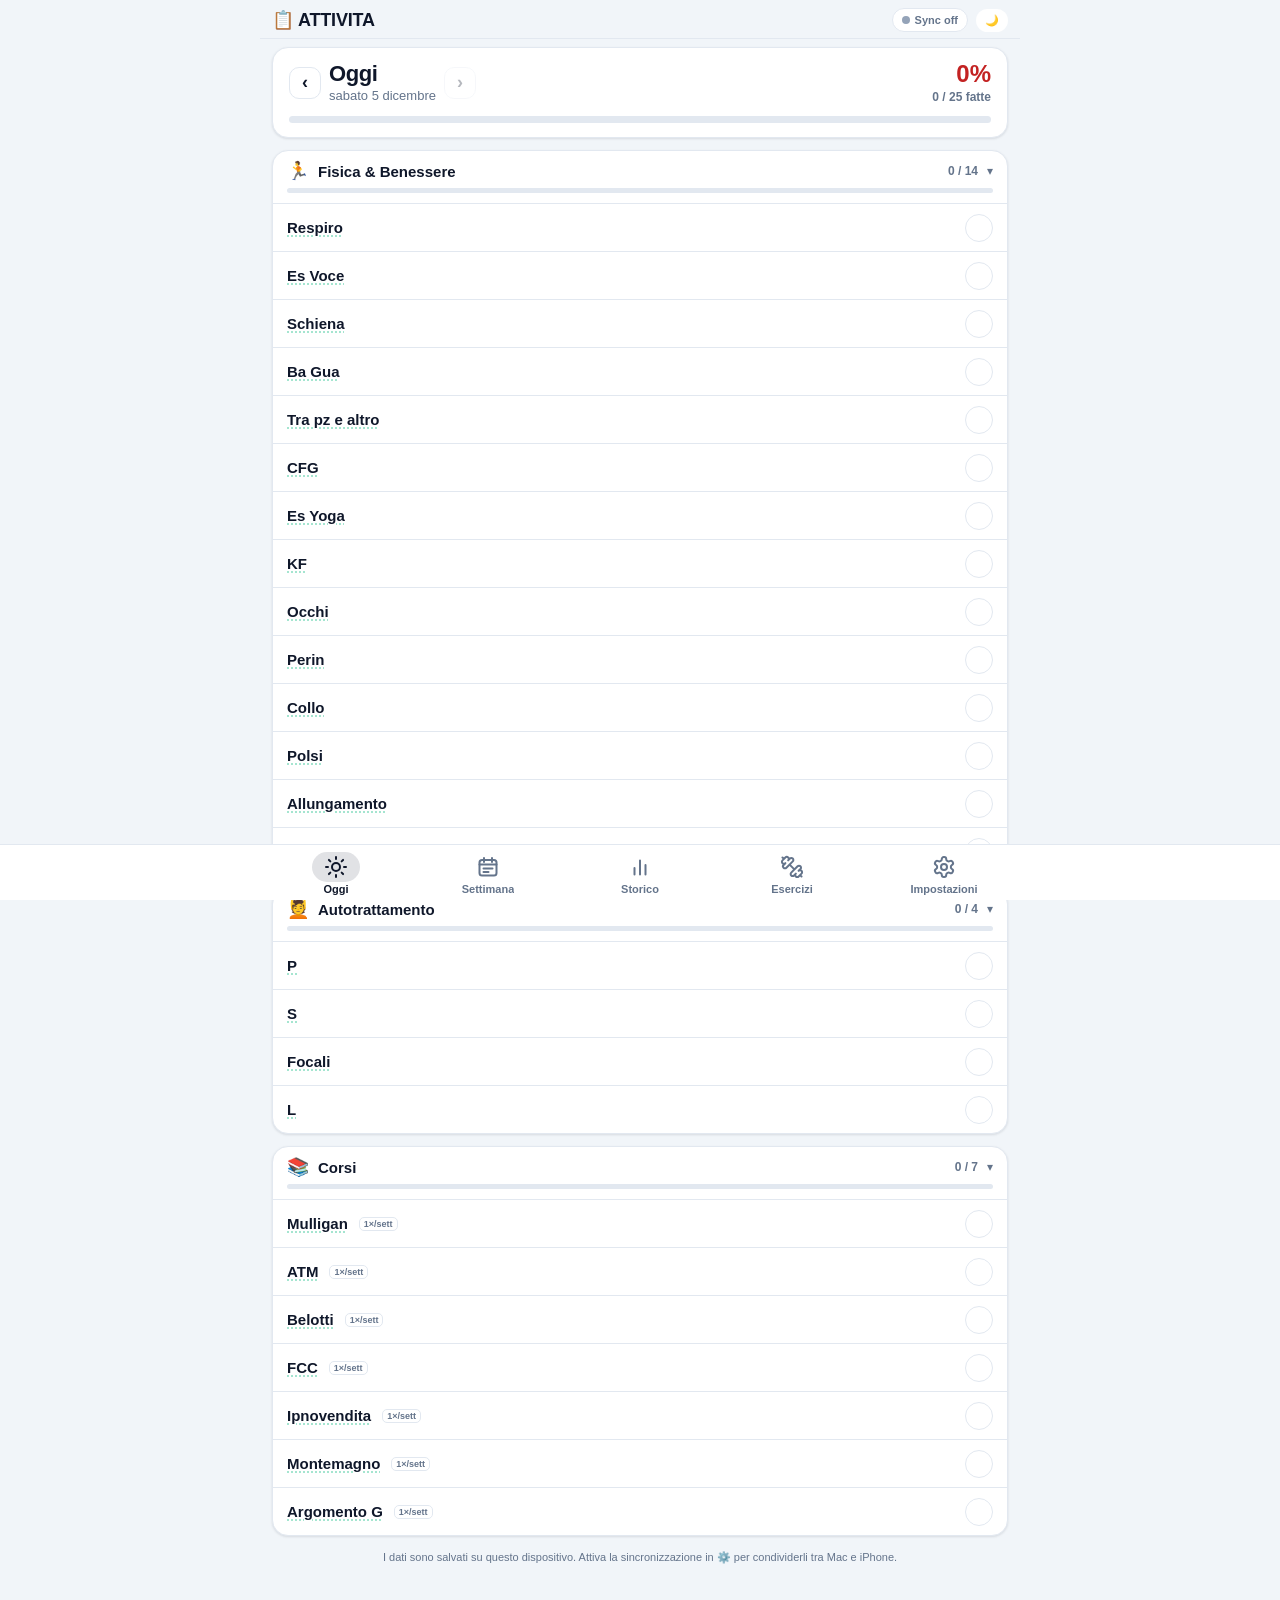
<file: index.html>
<!DOCTYPE html>
<html lang="it">
<head>
<meta charset="UTF-8">
<meta name="viewport" content="width=device-width, initial-scale=1.0, maximum-scale=1.0, user-scalable=no, viewport-fit=cover">
<meta name="apple-mobile-web-app-capable" content="yes">
<meta name="apple-mobile-web-app-status-bar-style" content="default">
<meta name="apple-mobile-web-app-title" content="ATTIVITA">
<meta name="theme-color" content="#0f172a">
<link rel="apple-touch-icon" href="icons/icon-180.png">
<link rel="icon" type="image/svg+xml" href="icons/icon.svg">
<link rel="manifest" href="manifest.webmanifest">
<title>ATTIVITA</title>
<!-- APP_VERSION = "1787489951" — serve ai client rimasti sulla vecchia versione monolitica:
     il loro checkUpdate() legge questa riga e forza il ricaricamento sulla nuova app. -->
<link rel="stylesheet" href="style.css?v=1795120000">
<link rel="stylesheet" href="nav.css?v=1795120000">
</head>
<body>
<div class="wrap">
  <div id="sharedBanner" class="shared-banner hidden">
    <div class="sb-content">
      <span class="sb-icon">📊</span>
      <div class="sb-text">
        <strong>Statistiche & Avanzamento di Lorenzo</strong>
        <small>Modalità condivisa in tempo reale • Sola lettura</small>
      </div>
    </div>
    <span class="sb-badge">Sola lettura</span>
  </div>
  <header>
    <div class="title">
      <h1>📋 ATTIVITA</h1>
      <div class="title-right">
        <span class="overall" id="overall"></span>
        <span class="sync" id="syncBadge"><span class="dot off" id="syncDot"></span><span id="syncTxt">Sync</span></span>
        <button class="sync" id="themeToggle" aria-label="Cambia tema" style="border:0;cursor:pointer;">🌙</button>
      </div>
    </div>
    <div class="nav" id="navbar">
      <button class="arrow" id="prev" aria-label="Settimana precedente">‹</button>
      <div class="weeklabel" id="weeklabel"></div>
      <button class="arrow" id="next" aria-label="Settimana successiva">›</button>
      <button class="today-btn" id="todayBtn">Oggi</button>
    </div>
  </header>

  <main id="todayView"></main>
  <main id="weekView" class="hidden"></main>
  <main id="historyView" class="hidden"></main>
  <main id="settingsView" class="hidden"></main>

  <input type="file" id="importFile" accept="application/json,.json" class="hidden">
  <div class="hint" id="footHint"></div>
</div>

  <nav class="bottom-nav" id="bottomNav" aria-label="Sezioni">
    <button type="button" class="bn-item active" id="tabToday" data-view="today" aria-current="page"><span class="bn-icon"><svg viewBox="0 0 24 24" fill="none" stroke="currentColor" stroke-width="2" stroke-linecap="round" stroke-linejoin="round" aria-hidden="true" focusable="false"><circle cx="12" cy="12" r="4"/><path d="M12 2v2M12 20v2M4.93 4.93l1.41 1.41M17.66 17.66l1.41 1.41M2 12h2M20 12h2M6.34 17.66l-1.41 1.41M19.07 4.93l-1.41 1.41"/></svg></span><span class="bn-text">Oggi</span></button>
    <button type="button" class="bn-item" id="tabWeek" data-view="week"><span class="bn-icon"><svg viewBox="0 0 24 24" fill="none" stroke="currentColor" stroke-width="2" stroke-linecap="round" stroke-linejoin="round" aria-hidden="true" focusable="false"><rect x="3.5" y="5" width="17" height="15.5" rx="2.5"/><path d="M8 3v4M16 3v4M3.5 9.5h17M7.5 13.5h9M7.5 17h5"/></svg></span><span class="bn-text">Settimana</span></button>
    <button type="button" class="bn-item" id="tabHistory" data-view="history"><span class="bn-icon"><svg viewBox="0 0 24 24" fill="none" stroke="currentColor" stroke-width="2" stroke-linecap="round" stroke-linejoin="round" aria-hidden="true" focusable="false"><path d="M6.5 19.5V13M12 19.5V5.5M17.5 19.5V10"/></svg></span><span class="bn-text">Storico</span></button>
    <a class="bn-item" id="tabExercises" href="esercizi/"><span class="bn-icon"><svg viewBox="0 0 24 24" fill="none" stroke="currentColor" stroke-width="2" stroke-linecap="round" stroke-linejoin="round" aria-hidden="true" focusable="false"><path d="M14.4 14.4 9.6 9.6M18.657 21.485a2 2 0 1 1-2.829-2.828l-1.767 1.768a2 2 0 1 1-2.829-2.829l6.364-6.364a2 2 0 1 1 2.829 2.829l-1.768 1.767a2 2 0 1 1 2.828 2.829zM21.5 21.5l-1.4-1.4M3.9 3.9 2.5 2.5M6.404 12.768a2 2 0 1 1-2.829-2.829l1.768-1.767a2 2 0 1 1-2.828-2.829l2.828-2.828a2 2 0 1 1 2.829 2.828l1.767-1.768a2 2 0 1 1 2.829 2.829z"/></svg></span><span class="bn-text">Esercizi</span></a>
    <button type="button" class="bn-item" id="tabSettings" data-view="settings"><span class="bn-icon"><svg viewBox="0 0 24 24" fill="none" stroke="currentColor" stroke-width="2" stroke-linecap="round" stroke-linejoin="round" aria-hidden="true" focusable="false"><path d="M12.22 2h-.44a2 2 0 0 0-2 2v.18a2 2 0 0 1-1 1.73l-.43.25a2 2 0 0 1-2 0l-.15-.08a2 2 0 0 0-2.73.73l-.22.38a2 2 0 0 0 .73 2.73l.15.1a2 2 0 0 1 1 1.72v.51a2 2 0 0 1-1 1.74l-.15.09a2 2 0 0 0-.73 2.73l.22.38a2 2 0 0 0 2.73.73l.15-.08a2 2 0 0 1 2 0l.43.25a2 2 0 0 1 1 1.73V20a2 2 0 0 0 2 2h.44a2 2 0 0 0 2-2v-.18a2 2 0 0 1 1-1.73l.43-.25a2 2 0 0 1 2 0l.15.08a2 2 0 0 0 2.73-.73l.22-.39a2 2 0 0 0-.73-2.73l-.15-.08a2 2 0 0 1-1-1.74v-.5a2 2 0 0 1 1-1.74l.15-.09a2 2 0 0 0 .73-2.73l-.22-.38a2 2 0 0 0-2.73-.73l-.15.08a2 2 0 0 1-2 0l-.43-.25a2 2 0 0 1-1-1.73V4a2 2 0 0 0-2-2z"/><circle cx="12" cy="12" r="3"/></svg></span><span class="bn-text">Impostazioni</span></button>
  </nav>

<script src="shared.js?v=1795120000"></script>
<script src="app.js?v=1795120000"></script>
</body>
</html>
</file>
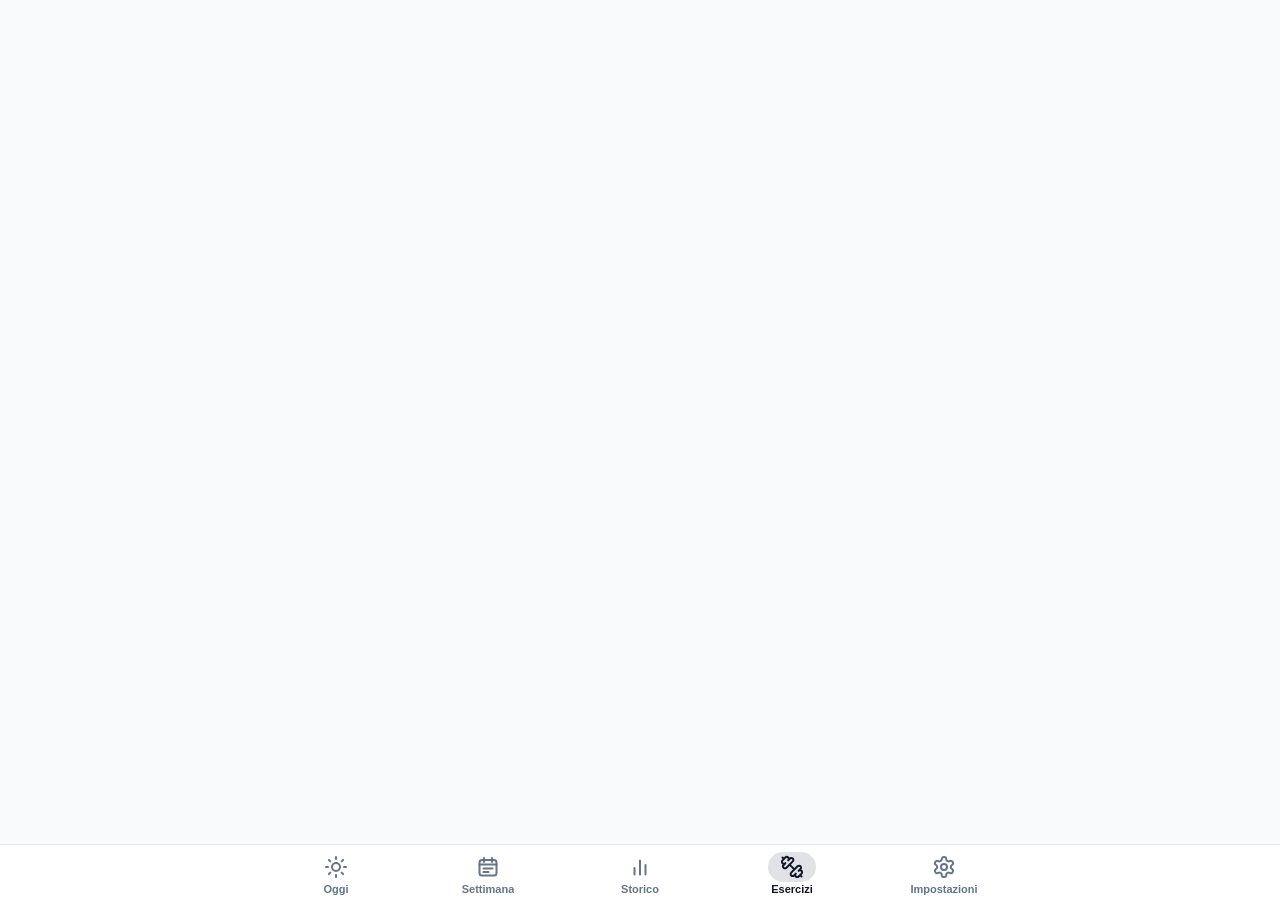
<file: esercizi/index.html>
<!DOCTYPE html>
<html lang="it">
<head>
  <meta charset="UTF-8" />
  <meta name="viewport" content="width=device-width, initial-scale=1.0, maximum-scale=1.0, user-scalable=no, viewport-fit=cover" />
  <title>Libreria Esercizi · CDF</title>
  <meta name="description" content="Organizza i tuoi esercizi per attività, traccia le esecuzioni e guarda i video di riferimento." />
  <meta name="theme-color" content="#090d16" />
  <link rel="apple-touch-icon" href="../icons/icon-180.png" />
  <link rel="icon" type="image/svg+xml" href="../icons/icon.svg" />
  <link rel="preconnect" href="https://fonts.googleapis.com" />
  <link rel="preconnect" href="https://fonts.gstatic.com" crossorigin />
  <link href="https://fonts.googleapis.com/css2?family=Inter:wght@400;500;600;700&family=JetBrains+Mono:wght@400;500;600&display=swap" rel="stylesheet" />
  <link rel="stylesheet" href="style.css?v=1795120000" />
  <link rel="stylesheet" href="../nav.css?v=1795120000" />
  <script>
    (function(){
      try {
        var t = localStorage.getItem('cdfTheme');
        var prefersDark = window.matchMedia('(prefers-color-scheme: dark)').matches;
        var isDark = t === 'dark' || (t !== 'light' && prefersDark);
        if (isDark) document.documentElement.classList.add('dark');
        var meta = document.querySelector("meta[name='theme-color']");
        if (meta) meta.setAttribute('content', isDark ? '#090d16' : '#ffffff');
      } catch(e) {}
    })();
  </script>
</head>
<body>
  <div id="app"></div>
  <nav class="bottom-nav" id="bottomNav" aria-label="Sezioni">
    <a class="bn-item" href="../"><span class="bn-icon"><svg viewBox="0 0 24 24" fill="none" stroke="currentColor" stroke-width="2" stroke-linecap="round" stroke-linejoin="round" aria-hidden="true" focusable="false"><circle cx="12" cy="12" r="4"/><path d="M12 2v2M12 20v2M4.93 4.93l1.41 1.41M17.66 17.66l1.41 1.41M2 12h2M20 12h2M6.34 17.66l-1.41 1.41M19.07 4.93l-1.41 1.41"/></svg></span><span class="bn-text">Oggi</span></a>
    <a class="bn-item" href="../#settimana"><span class="bn-icon"><svg viewBox="0 0 24 24" fill="none" stroke="currentColor" stroke-width="2" stroke-linecap="round" stroke-linejoin="round" aria-hidden="true" focusable="false"><rect x="3.5" y="5" width="17" height="15.5" rx="2.5"/><path d="M8 3v4M16 3v4M3.5 9.5h17M7.5 13.5h9M7.5 17h5"/></svg></span><span class="bn-text">Settimana</span></a>
    <a class="bn-item" href="../#storico"><span class="bn-icon"><svg viewBox="0 0 24 24" fill="none" stroke="currentColor" stroke-width="2" stroke-linecap="round" stroke-linejoin="round" aria-hidden="true" focusable="false"><path d="M6.5 19.5V13M12 19.5V5.5M17.5 19.5V10"/></svg></span><span class="bn-text">Storico</span></a>
    <a class="bn-item active" href="./" aria-current="page"><span class="bn-icon"><svg viewBox="0 0 24 24" fill="none" stroke="currentColor" stroke-width="2" stroke-linecap="round" stroke-linejoin="round" aria-hidden="true" focusable="false"><path d="M14.4 14.4 9.6 9.6M18.657 21.485a2 2 0 1 1-2.829-2.828l-1.767 1.768a2 2 0 1 1-2.829-2.829l6.364-6.364a2 2 0 1 1 2.829 2.829l-1.768 1.767a2 2 0 1 1 2.828 2.829zM21.5 21.5l-1.4-1.4M3.9 3.9 2.5 2.5M6.404 12.768a2 2 0 1 1-2.829-2.829l1.768-1.767a2 2 0 1 1-2.828-2.829l2.828-2.828a2 2 0 1 1 2.829 2.828l1.767-1.768a2 2 0 1 1 2.829 2.829z"/></svg></span><span class="bn-text">Esercizi</span></a>
    <a class="bn-item" href="../#impostazioni"><span class="bn-icon"><svg viewBox="0 0 24 24" fill="none" stroke="currentColor" stroke-width="2" stroke-linecap="round" stroke-linejoin="round" aria-hidden="true" focusable="false"><path d="M12.22 2h-.44a2 2 0 0 0-2 2v.18a2 2 0 0 1-1 1.73l-.43.25a2 2 0 0 1-2 0l-.15-.08a2 2 0 0 0-2.73.73l-.22.38a2 2 0 0 0 .73 2.73l.15.1a2 2 0 0 1 1 1.72v.51a2 2 0 0 1-1 1.74l-.15.09a2 2 0 0 0-.73 2.73l.22.38a2 2 0 0 0 2.73.73l.15-.08a2 2 0 0 1 2 0l.43.25a2 2 0 0 1 1 1.73V20a2 2 0 0 0 2 2h.44a2 2 0 0 0 2-2v-.18a2 2 0 0 1 1-1.73l.43-.25a2 2 0 0 1 2 0l.15.08a2 2 0 0 0 2.73-.73l.22-.39a2 2 0 0 0-.73-2.73l-.15-.08a2 2 0 0 1-1-1.74v-.5a2 2 0 0 1 1-1.74l.15-.09a2 2 0 0 0 .73-2.73l-.22-.38a2 2 0 0 0-2.73-.73l-.15.08a2 2 0 0 1-2 0l-.43-.25a2 2 0 0 1-1-1.73V4a2 2 0 0 0-2-2z"/><circle cx="12" cy="12" r="3"/></svg></span><span class="bn-text">Impostazioni</span></a>
  </nav>
  <script src="../shared.js?v=1795120000"></script>
  <script type="module" src="app.js?v=1795120000"></script>
</body>
</html>
</file>
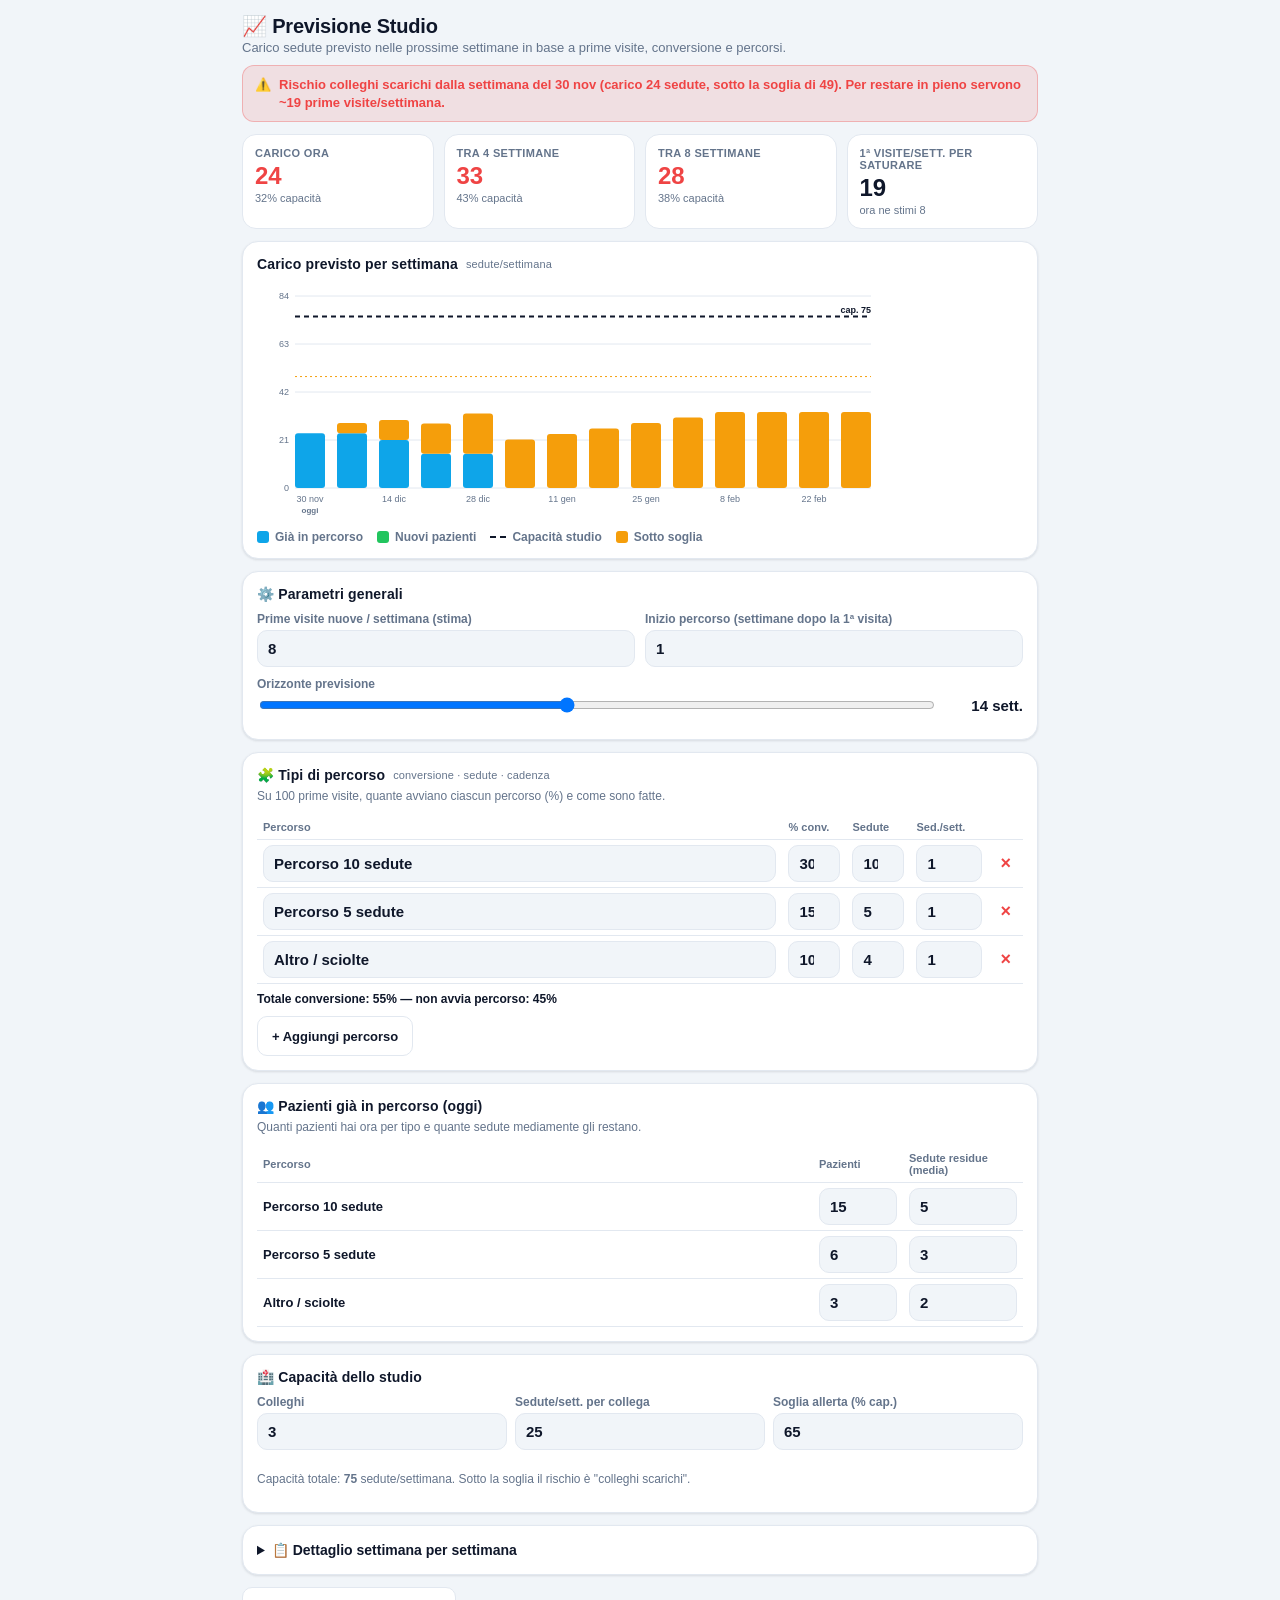
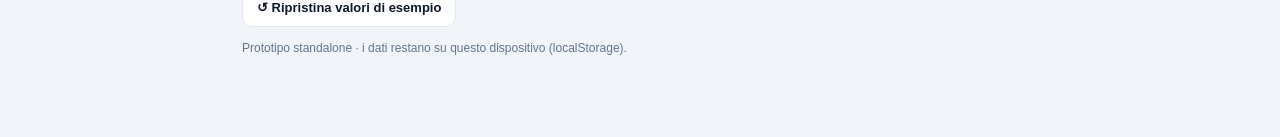
<file: previsione-studio.html>
<!DOCTYPE html>
<html lang="it">
<head>
<meta charset="UTF-8">
<meta name="viewport" content="width=device-width, initial-scale=1.0, viewport-fit=cover">
<meta name="theme-color" content="#0f172a">
<title>Previsione Studio — CDF</title>
<style>
  :root{
    --bg:#f1f5f9; --card:#ffffff; --ink:#0f172a; --muted:#64748b;
    --line:#e2e8f0; --shadow:0 1px 3px rgba(15,23,42,.08),0 1px 2px rgba(15,23,42,.04);
    --primary:#0f172a; --primary-fg:#ffffff;
    --existing:#0ea5e9;   /* azzurro: pazienti già in percorso */
    --new:#22c55e;        /* verde: nuovi pazienti previsti */
    --warn:#f59e0b;       /* ambra: sotto soglia di allerta */
    --danger:#ef4444;     /* rosso: ben sotto soglia (scarico) */
    --capacity:#0f172a;
  }
  @media (prefers-color-scheme: dark){
    :root:not(.light){
      --bg:#0f172a; --card:#1e293b; --ink:#e2e8f0; --muted:#94a3b8;
      --line:#334155; --shadow:0 1px 3px rgba(0,0,0,.4),0 1px 2px rgba(0,0,0,.3);
      --primary:#f1f5f9; --primary-fg:#0f172a;
      --existing:#38bdf8; --new:#4ade80; --capacity:#e2e8f0;
    }
  }
  *{box-sizing:border-box;-webkit-tap-highlight-color:transparent;}
  html,body{margin:0;padding:0;}
  body{
    font-family:-apple-system,BlinkMacSystemFont,"SF Pro Text","Segoe UI",Roboto,Helvetica,Arial,sans-serif;
    background:var(--bg); color:var(--ink);
    padding:env(safe-area-inset-top) env(safe-area-inset-right) env(safe-area-inset-bottom) env(safe-area-inset-left);
    -webkit-text-size-adjust:100%;
  }
  .wrap{max-width:820px;margin:0 auto;padding:14px 12px 70px;}

  header{margin-bottom:10px;}
  header h1{font-size:20px;margin:0 0 2px;font-weight:800;letter-spacing:-.01em;}
  header p{margin:0;color:var(--muted);font-size:13px;}

  .card{background:var(--card);border:1px solid var(--line);border-radius:16px;
    box-shadow:var(--shadow);padding:14px;margin-bottom:12px;}
  .card h2{font-size:14px;margin:0 0 10px;font-weight:800;letter-spacing:.01em;
    display:flex;align-items:center;gap:8px;}
  .card h2 .hint{font-weight:500;font-size:11px;color:var(--muted);}

  /* KPI */
  .kpis{display:grid;grid-template-columns:repeat(2,1fr);gap:10px;}
  @media(min-width:560px){.kpis{grid-template-columns:repeat(4,1fr);}}
  .kpi{background:var(--card);border:1px solid var(--line);border-radius:14px;padding:12px;}
  .kpi .lbl{font-size:11px;color:var(--muted);font-weight:700;text-transform:uppercase;letter-spacing:.03em;}
  .kpi .val{font-size:24px;font-weight:800;margin-top:4px;line-height:1.1;}
  .kpi .sub{font-size:11px;color:var(--muted);margin-top:3px;}
  .kpi.alert .val{color:var(--danger);}
  .kpi.good .val{color:var(--new);}

  .alertbox{border-radius:12px;padding:10px 12px;font-size:13px;font-weight:600;margin-bottom:12px;
    display:flex;gap:8px;align-items:flex-start;line-height:1.35;}
  .alertbox.danger{background:rgba(239,68,68,.12);color:var(--danger);border:1px solid rgba(239,68,68,.3);}
  .alertbox.ok{background:rgba(34,197,94,.12);color:#16a34a;border:1px solid rgba(34,197,94,.3);}

  /* Chart */
  .chart-wrap{width:100%;overflow-x:auto;-webkit-overflow-scrolling:touch;}
  svg{display:block;}
  .legend{display:flex;flex-wrap:wrap;gap:14px;margin-top:8px;font-size:12px;color:var(--muted);font-weight:600;}
  .legend span{display:inline-flex;align-items:center;gap:6px;}
  .legend i{width:12px;height:12px;border-radius:3px;display:inline-block;}
  .legend i.line{height:0;width:16px;border-top:2px dashed var(--capacity);border-radius:0;}

  /* Inputs */
  label.field{display:block;font-size:12px;font-weight:700;color:var(--muted);margin-bottom:4px;}
  input[type=number],input[type=text]{
    width:100%;padding:9px 10px;border:1px solid var(--line);border-radius:10px;
    background:var(--bg);color:var(--ink);font-size:15px;font-weight:600;}
  input:focus{outline:2px solid var(--existing);outline-offset:-1px;}
  .grid2{display:grid;grid-template-columns:1fr 1fr;gap:10px;}
  .grid3{display:grid;grid-template-columns:1fr 1fr 1fr;gap:8px;}
  .row{margin-bottom:10px;}
  .slider-row{display:flex;align-items:center;gap:12px;}
  .slider-row input[type=range]{flex:1;}
  .slider-row b{font-size:15px;min-width:74px;text-align:right;}

  table{width:100%;border-collapse:collapse;font-size:13px;}
  th{font-size:11px;color:var(--muted);font-weight:700;text-align:left;padding:6px 6px;border-bottom:1px solid var(--line);}
  td{padding:5px 6px;border-bottom:1px solid var(--line);vertical-align:middle;}
  td input{padding:6px 7px;font-size:14px;}
  .ptname{font-weight:700;}
  .btnrow{display:flex;gap:8px;flex-wrap:wrap;margin-top:10px;}
  button.act{height:40px;padding:0 14px;border-radius:10px;border:1px solid var(--line);
    background:var(--card);color:var(--ink);font-weight:700;font-size:13px;cursor:pointer;}
  button.act.primary{background:var(--primary);color:var(--primary-fg);border-color:var(--primary);}
  button.act.ghost{background:transparent;}
  button.del{border:0;background:transparent;color:var(--danger);font-size:18px;cursor:pointer;font-weight:800;}
  .muted{color:var(--muted);font-size:12px;}
  details summary{cursor:pointer;font-weight:800;font-size:14px;padding:2px 0;}
  .convsum{font-size:12px;font-weight:700;margin-top:8px;}
  .convsum.over{color:var(--danger);}
</style>
</head>
<body>
<div class="wrap">

  <header>
    <h1>📈 Previsione Studio</h1>
    <p>Carico sedute previsto nelle prossime settimane in base a prime visite, conversione e percorsi.</p>
  </header>

  <!-- ===== Alert principale ===== -->
  <div id="alertBox"></div>

  <!-- ===== KPI ===== -->
  <div class="kpis" id="kpis"></div>

  <!-- ===== Grafico ===== -->
  <div class="card" style="margin-top:12px;">
    <h2>Carico previsto per settimana <span class="hint">sedute/settimana</span></h2>
    <div class="chart-wrap"><div id="chart"></div></div>
    <div class="legend">
      <span><i style="background:var(--existing)"></i> Già in percorso</span>
      <span><i style="background:var(--new)"></i> Nuovi pazienti</span>
      <span><i class="line"></i> Capacità studio</span>
      <span><i style="background:var(--warn)"></i> Sotto soglia</span>
    </div>
  </div>

  <!-- ===== Parametri generali ===== -->
  <div class="card">
    <h2>⚙️ Parametri generali</h2>
    <div class="grid2">
      <div class="row">
        <label class="field">Prime visite nuove / settimana (stima)</label>
        <input type="number" id="fvWeek" min="0" step="1">
      </div>
      <div class="row">
        <label class="field">Inizio percorso (settimane dopo la 1ª visita)</label>
        <input type="number" id="startOffset" min="0" step="1">
      </div>
    </div>
    <div class="row">
      <label class="field">Orizzonte previsione</label>
      <div class="slider-row">
        <input type="range" id="horizon" min="4" max="26" step="1">
        <b id="horizonLbl"></b>
      </div>
    </div>
  </div>

  <!-- ===== Tipi di percorso ===== -->
  <div class="card">
    <h2>🧩 Tipi di percorso <span class="hint">conversione · sedute · cadenza</span></h2>
    <p class="muted" style="margin-top:-4px;">Su 100 prime visite, quante avviano ciascun percorso (%) e come sono fatte.</p>
    <table>
      <thead><tr><th>Percorso</th><th style="width:64px;">% conv.</th><th style="width:64px;">Sedute</th><th style="width:78px;">Sed./sett.</th><th style="width:30px;"></th></tr></thead>
      <tbody id="ptBody"></tbody>
    </table>
    <div id="convSum" class="convsum"></div>
    <div class="btnrow"><button class="act ghost" id="addPt">+ Aggiungi percorso</button></div>
  </div>

  <!-- ===== Stato attuale ===== -->
  <div class="card">
    <h2>👥 Pazienti già in percorso (oggi)</h2>
    <p class="muted" style="margin-top:-4px;">Quanti pazienti hai ora per tipo e quante sedute mediamente gli restano.</p>
    <table>
      <thead><tr><th>Percorso</th><th style="width:90px;">Pazienti</th><th style="width:120px;">Sedute residue (media)</th></tr></thead>
      <tbody id="curBody"></tbody>
    </table>
  </div>

  <!-- ===== Capacità ===== -->
  <div class="card">
    <h2>🏥 Capacità dello studio</h2>
    <div class="grid3">
      <div class="row">
        <label class="field">Colleghi</label>
        <input type="number" id="colleagues" min="0" step="1">
      </div>
      <div class="row">
        <label class="field">Sedute/sett. per collega</label>
        <input type="number" id="perColleague" min="0" step="1">
      </div>
      <div class="row">
        <label class="field">Soglia allerta (% cap.)</label>
        <input type="number" id="alertPct" min="0" max="100" step="5">
      </div>
    </div>
    <p class="muted">Capacità totale: <b id="capLbl"></b> sedute/settimana. Sotto la soglia il rischio è "colleghi scarichi".</p>
  </div>

  <!-- ===== Dettaglio settimane ===== -->
  <div class="card">
    <details>
      <summary>📋 Dettaglio settimana per settimana</summary>
      <div style="overflow-x:auto;margin-top:10px;">
        <table id="detailTable"></table>
      </div>
    </details>
  </div>

  <div class="btnrow">
    <button class="act" id="resetBtn">↺ Ripristina valori di esempio</button>
  </div>
  <p class="muted" style="margin-top:14px;">Prototipo standalone · i dati restano su questo dispositivo (localStorage).</p>

</div>

<script>
/* ===================== Stato e default ===================== */
const STORAGE_KEY = "cdfPrevisioneStudio_v1";

function defaults(){
  return {
    fvWeek: 8,            // prime visite nuove a settimana (stima)
    startOffset: 1,       // settimane dopo la 1ª visita in cui parte il percorso
    horizon: 14,          // settimane previste
    pathTypes: [
      { id:"p10",   name:"Percorso 10 sedute", conv:30, sessions:10, cadence:1 },
      { id:"p5",    name:"Percorso 5 sedute",  conv:15, sessions:5,  cadence:1 },
      { id:"altro", name:"Altro / sciolte",    conv:10, sessions:4,  cadence:1 }
    ],
    current: { p10:{patients:15, rem:5}, p5:{patients:6, rem:3}, altro:{patients:3, rem:2} },
    capacity: { colleagues:3, perColleague:25 },
    alertPct: 65
  };
}

let S;
try { S = JSON.parse(localStorage.getItem(STORAGE_KEY)); } catch(e){ S = null; }
if(!S || !S.pathTypes) S = defaults();

function save(){ try{ localStorage.setItem(STORAGE_KEY, JSON.stringify(S)); }catch(e){} }

/* ===================== Date (lunedì della settimana) ===================== */
const MONTHS = ["gen","feb","mar","apr","mag","giu","lug","ago","set","ott","nov","dic"];
function getMonday(d){ const x=new Date(d); const day=(x.getDay()+6)%7; x.setDate(x.getDate()-day); x.setHours(0,0,0,0); return x; }
function addDays(d,n){ const x=new Date(d); x.setDate(x.getDate()+n); return x; }
function weekLabel(d){ return d.getDate()+" "+MONTHS[d.getMonth()]; }

/* ===================== Modello di calcolo ===================== */
// Sedute erogate nella k-esima settimana dopo la prima visita, per un percorso (k=0 = settimana della 1ª visita)
function sessionsAfter(pt, k){
  const off = Math.max(0, Math.round(S.startOffset||0));
  const e = k - off;                       // indice relativo all'inizio del percorso
  if(e < 0) return 0;
  const cad = Math.max(0, pt.cadence||0);
  if(cad <= 0) return 0;
  const done = e * cad;                     // sedute completate prima di questa settimana
  if(done >= pt.sessions) return 0;
  return Math.min(cad, pt.sessions - done); // ultima settimana può essere parziale
}
// Sedute erogate questa settimana da pazienti già in percorso, dato un certo numero di sedute residue
function sessionsExisting(pt, w){
  const cad = Math.max(0, pt.cadence||0);
  if(cad <= 0) return 0;
  const remThisWeek = (S.current[pt.id]?.rem||0) - w*cad;
  return Math.max(0, Math.min(cad, remThisWeek));
}

function compute(){
  const H = S.horizon;
  const weeks = [];
  const mon0 = getMonday(new Date());
  for(let w=0; w<H; w++){
    let existing=0, fresh=0;
    // Carico dei pazienti già in percorso
    S.pathTypes.forEach(pt=>{
      const c = S.current[pt.id]; if(!c) return;
      existing += (c.patients||0) * sessionsExisting(pt, w);
    });
    // Carico generato dalle prime visite (settimana v=0..w)
    for(let v=0; v<=w; v++){
      const fv = (S.fvWeek||0);
      S.pathTypes.forEach(pt=>{
        const converted = fv * (pt.conv||0)/100;
        fresh += converted * sessionsAfter(pt, w - v);
      });
    }
    weeks.push({ idx:w, date:addDays(mon0, w*7), existing, fresh, total:existing+fresh });
  }
  return weeks;
}

function capacityVal(){ return (S.capacity.colleagues||0)*(S.capacity.perColleague||0); }
// Prime visite/settimana necessarie per saturare la capacità (regime di equilibrio)
function fvNeeded(){
  const perFv = S.pathTypes.reduce((a,pt)=> a + (pt.conv||0)/100 * (pt.sessions||0), 0);
  if(perFv<=0) return null;
  return capacityVal()/perFv;
}

/* ===================== Render: KPI + alert ===================== */
function renderKpis(weeks){
  const cap = capacityVal();
  const thr = cap * (S.alertPct||0)/100;
  const now = weeks[0]?.total||0;
  const w4 = weeks[Math.min(4, weeks.length-1)]?.total||0;
  const w8 = weeks[Math.min(8, weeks.length-1)]?.total||0;

  // prima settimana sotto soglia
  let firstLow = null;
  for(const wk of weeks){ if(wk.total < thr){ firstLow = wk; break; } }

  const need = fvNeeded();
  const pct = v => cap>0 ? Math.round(v/cap*100) : 0;

  const k = [
    {lbl:"Carico ora", val:Math.round(now), sub:pct(now)+"% capacità", cls: now<thr?"alert":""},
    {lbl:"Tra 4 settimane", val:Math.round(w4), sub:pct(w4)+"% capacità", cls: w4<thr?"alert":""},
    {lbl:"Tra 8 settimane", val:Math.round(w8), sub:pct(w8)+"% capacità", cls: w8<thr?"alert":""},
    {lbl:"1ª visite/sett. per saturare", val: need!=null?Math.ceil(need):"—",
       sub:"ora ne stimi "+(S.fvWeek||0), cls: need!=null && (S.fvWeek||0)>=need ? "good":""}
  ];
  document.getElementById("kpis").innerHTML = k.map(x=>
    `<div class="kpi ${x.cls}"><div class="lbl">${x.lbl}</div><div class="val">${x.val}</div><div class="sub">${x.sub}</div></div>`
  ).join("");

  const box = document.getElementById("alertBox");
  if(firstLow){
    box.className="alertbox danger";
    box.innerHTML = `⚠️ <div>Rischio <b>colleghi scarichi</b> dalla settimana del <b>${weekLabel(firstLow.date)}</b> `+
      `(carico ${Math.round(firstLow.total)} sedute, sotto la soglia di ${Math.round(thr)}). `+
      (need!=null? `Per restare in pieno servono ~<b>${Math.ceil(need)}</b> prime visite/settimana.`:"")+`</div>`;
  } else {
    box.className="alertbox ok";
    box.innerHTML = `✅ <div>Nessun calo sotto soglia nelle prossime ${weeks.length} settimane. Carico in linea con la capacità.</div>`;
  }
}

/* ===================== Render: grafico SVG ===================== */
function renderChart(weeks){
  const cap = capacityVal();
  const thr = cap * (S.alertPct||0)/100;
  const n = weeks.length;
  const barW = 30, gap = 12, padL = 38, padR = 12, padT = 14, padB = 34;
  const W = padL + padR + n*barW + (n-1)*gap;
  const Hpx = 240, plotH = Hpx - padT - padB;
  const maxV = Math.max(cap, ...weeks.map(w=>w.total), 1) * 1.12;
  const y = v => padT + plotH - (v/maxV)*plotH;
  const css = getComputedStyle(document.documentElement);
  const cExist = css.getPropertyValue('--existing').trim();
  const cNew = css.getPropertyValue('--new').trim();
  const cWarn = css.getPropertyValue('--warn').trim();
  const cCap = css.getPropertyValue('--capacity').trim();
  const cLine = css.getPropertyValue('--line').trim();
  const cMut = css.getPropertyValue('--muted').trim();

  let svg = `<svg width="${W}" height="${Hpx}" viewBox="0 0 ${W} ${Hpx}" role="img">`;
  // griglia orizzontale (0, 25, 50, 75, 100% di maxV)
  for(let g=0; g<=4; g++){
    const val = maxV*g/4, yy = y(val);
    svg += `<line x1="${padL}" y1="${yy}" x2="${W-padR}" y2="${yy}" stroke="${cLine}" stroke-width="1"/>`;
    svg += `<text x="${padL-6}" y="${yy+3}" text-anchor="end" font-size="9" fill="${cMut}">${Math.round(val)}</text>`;
  }
  // barre
  weeks.forEach((wk,i)=>{
    const x = padL + i*(barW+gap);
    const low = wk.total < thr;
    const hE = (wk.existing/maxV)*plotH;
    const hN = (wk.fresh/maxV)*plotH;
    const yE = padT+plotH-hE;
    const yN = yE-hN;
    // se sotto soglia evidenzio la parte "nuovi" in ambra per dare allarme visivo
    svg += `<rect x="${x}" y="${yE}" width="${barW}" height="${Math.max(0,hE)}" fill="${cExist}" rx="3"/>`;
    svg += `<rect x="${x}" y="${yN}" width="${barW}" height="${Math.max(0,hN)}" fill="${low?cWarn:cNew}" rx="3"/>`;
    // etichetta data ogni 1 (poche) o ogni 2 (molte)
    const step = n>12?2:1;
    if(i%step===0){
      svg += `<text x="${x+barW/2}" y="${Hpx-padB+14}" text-anchor="middle" font-size="9" fill="${cMut}">${weekLabel(wk.date)}</text>`;
    }
    // marcatore "oggi"
    if(i===0){
      svg += `<text x="${x+barW/2}" y="${Hpx-padB+25}" text-anchor="middle" font-size="8" font-weight="700" fill="${cMut}">oggi</text>`;
    }
  });
  // linea capacità
  const yC = y(cap);
  svg += `<line x1="${padL}" y1="${yC}" x2="${W-padR}" y2="${yC}" stroke="${cCap}" stroke-width="2" stroke-dasharray="5 4"/>`;
  svg += `<text x="${W-padR}" y="${yC-4}" text-anchor="end" font-size="9" font-weight="700" fill="${cCap}">cap. ${cap}</text>`;
  // linea soglia allerta
  const yT = y(thr);
  svg += `<line x1="${padL}" y1="${yT}" x2="${W-padR}" y2="${yT}" stroke="${cWarn}" stroke-width="1" stroke-dasharray="2 3"/>`;
  svg += `</svg>`;
  document.getElementById("chart").innerHTML = svg;
}

/* ===================== Render: tabelle input ===================== */
function renderPathTypes(){
  const tb = document.getElementById("ptBody");
  tb.innerHTML = S.pathTypes.map((pt,i)=>`
    <tr data-i="${i}">
      <td><input type="text" class="pt-name" value="${pt.name.replace(/"/g,'&quot;')}"></td>
      <td><input type="number" class="pt-conv" min="0" max="100" step="1" value="${pt.conv}"></td>
      <td><input type="number" class="pt-sess" min="1" step="1" value="${pt.sessions}"></td>
      <td><input type="number" class="pt-cad" min="0.5" step="0.5" value="${pt.cadence}"></td>
      <td><button class="del" data-del="${i}" title="Elimina">×</button></td>
    </tr>`).join("");
  const sum = S.pathTypes.reduce((a,p)=>a+(+p.conv||0),0);
  const cs = document.getElementById("convSum");
  cs.textContent = `Totale conversione: ${sum}% — non avvia percorso: ${Math.max(0,100-sum)}%`;
  cs.className = "convsum"+(sum>100?" over":"");
}
function renderCurrent(){
  const tb = document.getElementById("curBody");
  tb.innerHTML = S.pathTypes.map(pt=>{
    const c = S.current[pt.id]||{patients:0,rem:0};
    return `<tr data-id="${pt.id}">
      <td class="ptname">${pt.name}</td>
      <td><input type="number" class="cur-pat" min="0" step="1" value="${c.patients||0}"></td>
      <td><input type="number" class="cur-rem" min="0" step="1" value="${c.rem||0}"></td>
    </tr>`;
  }).join("");
}
function renderDetail(weeks){
  const cap = capacityVal();
  let h = `<thead><tr><th>Settimana</th><th>Già in perc.</th><th>Nuovi</th><th>Totale</th><th>% cap.</th></tr></thead><tbody>`;
  weeks.forEach(wk=>{
    const pct = cap>0?Math.round(wk.total/cap*100):0;
    h += `<tr><td>${weekLabel(wk.date)}</td><td>${Math.round(wk.existing)}</td><td>${Math.round(wk.fresh)}</td>`+
         `<td><b>${Math.round(wk.total)}</b></td><td>${pct}%</td></tr>`;
  });
  h += `</tbody>`;
  document.getElementById("detailTable").innerHTML = h;
}

/* ===================== Render generale ===================== */
function renderAll(){
  // valori generali
  document.getElementById("fvWeek").value = S.fvWeek;
  document.getElementById("startOffset").value = S.startOffset;
  document.getElementById("horizon").value = S.horizon;
  document.getElementById("horizonLbl").textContent = S.horizon+" sett.";
  document.getElementById("colleagues").value = S.capacity.colleagues;
  document.getElementById("perColleague").value = S.capacity.perColleague;
  document.getElementById("alertPct").value = S.alertPct;
  document.getElementById("capLbl").textContent = capacityVal();

  const weeks = compute();
  renderKpis(weeks);
  renderChart(weeks);
  renderDetail(weeks);
}

/* ===================== Eventi ===================== */
function num(el, min){ let v=parseFloat(el.value); if(isNaN(v)) v=0; if(min!=null&&v<min) v=min; return v; }

document.getElementById("fvWeek").addEventListener("input", e=>{ S.fvWeek=num(e.target,0); save(); renderAll(); });
document.getElementById("startOffset").addEventListener("input", e=>{ S.startOffset=num(e.target,0); save(); renderAll(); });
document.getElementById("horizon").addEventListener("input", e=>{ S.horizon=Math.round(num(e.target,4)); save(); renderAll(); });
document.getElementById("colleagues").addEventListener("input", e=>{ S.capacity.colleagues=num(e.target,0); save(); renderAll(); });
document.getElementById("perColleague").addEventListener("input", e=>{ S.capacity.perColleague=num(e.target,0); save(); renderAll(); });
document.getElementById("alertPct").addEventListener("input", e=>{ S.alertPct=num(e.target,0); save(); renderAll(); });

// tipi di percorso (delegation)
document.getElementById("ptBody").addEventListener("input", e=>{
  const tr = e.target.closest("tr"); if(!tr) return;
  const i = +tr.dataset.i; const pt = S.pathTypes[i];
  if(e.target.classList.contains("pt-name")) pt.name = e.target.value;
  if(e.target.classList.contains("pt-conv")) pt.conv = num(e.target,0);
  if(e.target.classList.contains("pt-sess")) pt.sessions = Math.max(1,num(e.target,1));
  if(e.target.classList.contains("pt-cad"))  pt.cadence = Math.max(0.5,num(e.target,0.5));
  save();
  // aggiorno solo riepilogo conversione + grafico (non ridisegno la tabella per non perdere il focus)
  const sum = S.pathTypes.reduce((a,p)=>a+(+p.conv||0),0);
  const cs=document.getElementById("convSum");
  cs.textContent = `Totale conversione: ${sum}% — non avvia percorso: ${Math.max(0,100-sum)}%`;
  cs.className="convsum"+(sum>100?" over":"");
  const weeks=compute(); renderKpis(weeks); renderChart(weeks); renderDetail(weeks);
});
document.getElementById("ptBody").addEventListener("click", e=>{
  if(e.target.dataset.del==null) return;
  const i=+e.target.dataset.del;
  const removed = S.pathTypes[i];
  S.pathTypes.splice(i,1);
  if(removed) delete S.current[removed.id];
  save(); renderPathTypes(); renderCurrent(); renderAll();
});
document.getElementById("addPt").addEventListener("click", ()=>{
  const id = "p"+Date.now().toString(36);
  S.pathTypes.push({id, name:"Nuovo percorso", conv:10, sessions:6, cadence:1});
  S.current[id]={patients:0,rem:0};
  save(); renderPathTypes(); renderCurrent(); renderAll();
});

// stato attuale
document.getElementById("curBody").addEventListener("input", e=>{
  const tr=e.target.closest("tr"); if(!tr) return;
  const id=tr.dataset.id; if(!S.current[id]) S.current[id]={patients:0,rem:0};
  if(e.target.classList.contains("cur-pat")) S.current[id].patients=num(e.target,0);
  if(e.target.classList.contains("cur-rem")) S.current[id].rem=num(e.target,0);
  save();
  const weeks=compute(); renderKpis(weeks); renderChart(weeks); renderDetail(weeks);
});

// reset
document.getElementById("resetBtn").addEventListener("click", ()=>{
  if(!confirm("Ripristinare i valori di esempio? I dati attuali andranno persi.")) return;
  S = defaults(); save(); renderPathTypes(); renderCurrent(); renderAll();
});

/* ===================== Avvio ===================== */
renderPathTypes();
renderCurrent();
renderAll();
window.addEventListener("resize", ()=>{ const w=compute(); renderChart(w); });
</script>
</body>
</html>
</file>
<file: style.css>
/* ===================== CDF Tracker — Design System ===================== */
:root{
  --bg:#f1f5f9; --card:#ffffff; --ink:#0f172a; --muted:#64748b;
  --line:#e2e8f0; --today:#fef9c3; --todayLine:#facc15;
  --shadow:0 1px 3px rgba(15,23,42,.08),0 1px 2px rgba(15,23,42,.04);
  --headerBg:rgba(241,245,249,.92);
  --primary:#0f172a; --primary-fg:#ffffff;
}
/* Palette dark — attiva quando il sistema preferisce dark e l'utente non ha forzato light */
@media (prefers-color-scheme: dark){
  :root:not(.light){
    --bg:#0f172a; --card:#1e293b; --ink:#e2e8f0; --muted:#94a3b8;
    --line:#334155; --today:rgba(250,204,21,.12); --todayLine:#ca8a04;
    --shadow:0 1px 3px rgba(0,0,0,.4),0 1px 2px rgba(0,0,0,.3);
    --headerBg:rgba(15,23,42,.92);
    --primary:#f1f5f9; --primary-fg:#0f172a;
  }
}
/* Palette dark — forzata via toggle manuale */
:root.dark{
  --bg:#0f172a; --card:#1e293b; --ink:#e2e8f0; --muted:#94a3b8;
  --line:#334155; --today:rgba(250,204,21,.12); --todayLine:#ca8a04;
  --shadow:0 1px 3px rgba(0,0,0,.4),0 1px 2px rgba(0,0,0,.3);
  --headerBg:rgba(15,23,42,.92);
  --primary:#f1f5f9; --primary-fg:#0f172a;
}

/* ===================== Reset & Base ===================== */
*{box-sizing:border-box;-webkit-tap-highlight-color:transparent;}
html,body{margin:0;padding:0;}
body{
  font-family:-apple-system,BlinkMacSystemFont,"SF Pro Text","Segoe UI",Roboto,Helvetica,Arial,sans-serif;
  background:var(--bg); color:var(--ink);
  padding:env(safe-area-inset-top) env(safe-area-inset-right) env(safe-area-inset-bottom) env(safe-area-inset-left);
  -webkit-text-size-adjust:100%;
}
.wrap{max-width:760px;margin:0 auto;padding:12px 12px 76px;}  /* 76: sopra la barra in basso (nav.css) */

/* ===================== Header & Navigation ===================== */
header{position:sticky;top:0;z-index:20;background:var(--headerBg);
  backdrop-filter:saturate(180%) blur(8px);padding:8px 12px 6px;margin:-12px -12px 8px;
  border-bottom:1px solid var(--line);}
.title{display:flex;align-items:center;justify-content:space-between;gap:8px;}
.title h1{font-size:18px;margin:0;font-weight:700;letter-spacing:-.01em;}
.title-right{display:flex;align-items:center;gap:8px;}
.overall{font-size:13px;color:var(--muted);font-weight:600;}
.overall b{font-size:15px;}
.sync{display:inline-flex;align-items:center;gap:5px;font-size:11px;font-weight:700;
  color:var(--muted);background:var(--card);border:1px solid var(--line);
  padding:5px 9px;border-radius:99px;cursor:pointer;}
.dot{width:8px;height:8px;border-radius:99px;background:#94a3b8;flex:0 0 auto;}
.dot.ok{background:#22c55e;} .dot.saving{background:#f59e0b;animation:pulse 1s infinite;}
.dot.error{background:#ef4444;} .dot.off{background:#94a3b8;}
@keyframes pulse{50%{opacity:.35;}}

.nav{display:flex;align-items:center;gap:8px;margin-top:8px;}
.nav .arrow{width:40px;height:40px;border-radius:12px;border:1px solid var(--line);
  background:var(--card);font-size:20px;font-weight:700;color:var(--ink);
  display:flex;align-items:center;justify-content:center;cursor:pointer;flex:0 0 auto;}
.nav .arrow:active{background:var(--line);}
.weeklabel{flex:1;text-align:center;font-weight:700;font-size:15px;line-height:1.15;}
.weeklabel small{display:block;font-weight:500;color:var(--muted);font-size:11px;margin-top:1px;}
.today-btn{height:40px;padding:0 14px;border-radius:12px;border:0;background:var(--primary);
  color:var(--primary-fg);font-weight:700;font-size:13px;cursor:pointer;flex:0 0 auto;}
.today-btn:active{opacity:.85;}
.hidden{display:none!important;}

/* ===================== Section cards (week view) ===================== */
.section{background:var(--card);border-radius:16px;box-shadow:var(--shadow);
  margin-bottom:12px;overflow:hidden;border:1px solid var(--line);}
.sec-head{display:flex;align-items:center;gap:10px;padding:12px 14px 10px;}
.sec-emoji{font-size:20px;line-height:1;}
.sec-name{font-weight:700;font-size:15px;flex:1;}
.sec-pct{font-weight:800;font-size:14px;}
.bar{height:7px;border-radius:99px;background:var(--line);margin:0 14px 10px;overflow:hidden;}
.bar > i{display:block;height:100%;border-radius:99px;transition:width .25s ease,background .25s ease;}

/* ===================== Table (week view) ===================== */
table{width:100%;border-collapse:collapse;}
thead th{font-size:11px;color:var(--muted);font-weight:700;padding:4px 0 6px;text-align:center;}
thead th.lbl{text-align:left;padding-left:14px;}
thead th .dnum{display:block;font-size:10px;font-weight:600;color:var(--muted);margin-top:1px;}
thead th.todaycol, td.todaycol{background:var(--today);}
thead th.todaycol{border-top:2px solid var(--todayLine);}
tbody td{padding:3px 0;text-align:center;border-top:1px solid var(--line);}
tbody td.lbl{text-align:left;padding-left:0;font-size:13px;font-weight:500;
  white-space:nowrap;overflow:hidden;text-overflow:ellipsis;max-width:1px;width:38%;}
tbody td.rowpct{font-size:11px;font-weight:800;padding-right:10px;width:34px;}
.tag{font-size:9px;color:var(--muted);font-weight:700;border:1px solid var(--line);
  border-radius:5px;padding:1px 4px;margin-left:5px;vertical-align:middle;}

/* ===================== Checkboxes / cells ===================== */
.cell{width:30px;height:30px;border-radius:8px;border:1.5px solid var(--line);
  background:var(--card);display:inline-flex;align-items:center;justify-content:center;
  cursor:pointer;color:transparent;font-size:15px;font-weight:800;margin:0 auto;
  transition:transform .05s ease;}
.cell:active{transform:scale(.88);}
.cell.on{background:#22c55e;border-color:#22c55e;color:#fff;}
.celldis{width:30px;height:30px;border-radius:8px;border:1.5px dashed var(--line);
  background:var(--bg);display:inline-flex;align-items:center;justify-content:center;
  color:var(--muted);font-size:13px;margin:0 auto;}
.weekcell{display:flex;align-items:center;justify-content:center;gap:8px;}
.weekcell small{color:var(--muted);font-size:11px;font-weight:700;}

/* ===================== Vista Oggi ===================== */
.todayhero{background:var(--card);border-radius:16px;box-shadow:var(--shadow);
  border:1px solid var(--line);padding:14px 16px;margin-bottom:12px;}
.todayhero .th-top{display:flex;align-items:flex-start;justify-content:space-between;gap:10px;}
.th-title{font-size:22px;font-weight:800;line-height:1.05;letter-spacing:-.02em;}
.th-date{font-size:13px;color:var(--muted);margin-top:3px;}
.th-pct{font-size:24px;font-weight:800;line-height:1;text-align:right;}
.th-frac{font-size:12px;color:var(--muted);font-weight:700;margin-top:4px;text-align:right;white-space:nowrap;}
.th-bar{height:7px;border-radius:99px;background:var(--line);overflow:hidden;margin-top:12px;}
.th-bar > i{display:block;height:100%;border-radius:99px;transition:width .25s ease,background .25s ease;}
.tsec{background:var(--card);border-radius:16px;box-shadow:var(--shadow);
  border:1px solid var(--line);overflow:hidden;margin-bottom:12px;}
.tsec-head{padding:11px 14px 10px;cursor:pointer;-webkit-tap-highlight-color:transparent;user-select:none;-webkit-user-select:none;}
.tsec-head:active{opacity:.75;}
.tsec-chev{font-size:12px;color:var(--muted);flex:0 0 auto;}
.tsh-row{display:flex;align-items:center;gap:9px;}
.tsec-emoji{font-size:18px;line-height:1;}
.tsec-name{font-weight:700;font-size:15px;flex:1;}
.tsec-count{font-size:12px;color:var(--muted);font-weight:800;}
.tsec-bar{height:5px;border-radius:99px;background:var(--line);overflow:hidden;margin-top:8px;}
.tsec-bar > i{display:block;height:100%;border-radius:99px;transition:width .25s ease,background .25s ease;}
.todayrow{display:flex;align-items:center;gap:10px;padding-right:14px;
  border-top:1px solid var(--line);cursor:pointer;min-height:48px;}
.todayrow:active{background:var(--bg);}
.trlabel{flex:1;align-self:stretch;display:flex;align-items:center;gap:6px;
  padding:13px 0 13px 14px;font-size:15px;font-weight:500;
  color:var(--ink);}
.trlabelname{color:inherit;text-decoration:none;flex:0 0 auto;}
.trlabelname:active{opacity:.5;}
.trlabelname.has-ex{cursor:pointer;display:inline-flex;align-items:center;gap:4px;font-weight:600;text-decoration:underline dotted rgba(16,185,129,0.5);text-underline-offset:3px;}
.trlabelname.has-ex:hover{color:#10b981;}
.ex-dot{font-size:12px;opacity:.9;flex-shrink:0;}
.todayrow.done .trlabel{color:var(--muted);}
.trcheck{width:28px;height:28px;border-radius:50%;border:1.8px solid var(--line);
  background:var(--card);flex:0 0 auto;display:flex;align-items:center;justify-content:center;
  color:transparent;font-size:15px;font-weight:800;transition:transform .06s ease;}
.todayrow:active .trcheck{transform:scale(.86);}
.todayrow.done .trcheck{background:#22c55e;border-color:#22c55e;color:#fff;}
.today-note{font-size:12px;color:var(--muted);line-height:1.5;padding:2px 6px 0;}
.today-empty{background:var(--card);border-radius:16px;box-shadow:var(--shadow);
  border:1px solid var(--line);padding:26px 16px;text-align:center;color:var(--muted);font-size:14px;line-height:1.5;}

/* ===================== Streak ===================== */
.th-streak{display:inline-flex;align-items:center;gap:5px;margin-top:8px;font-size:12px;font-weight:800;
  color:var(--ink);background:var(--today);border:1px solid var(--todayLine);padding:4px 10px;border-radius:99px;}
.th-streak-0{color:var(--muted);background:var(--bg);border-color:var(--line);font-weight:700;}

/* ===================== Recupera oggi (focus) ===================== */
.th-focus{background:var(--card);border-radius:16px;box-shadow:var(--shadow);border:1px solid var(--line);
  padding:12px 14px;margin-bottom:12px;}
.thf-title{font-size:13px;font-weight:800;margin-bottom:9px;}
.thf-chips{display:flex;flex-wrap:wrap;gap:8px;}
.focuschip{display:inline-flex;align-items:center;gap:6px;border:1px solid var(--line);background:var(--bg);
  color:var(--ink);font-size:13px;font-weight:600;padding:8px 12px;border-radius:99px;cursor:pointer;
  transition:transform .06s ease;}
.focuschip:active{transform:scale(.94);}
.thf-pct{font-weight:800;font-size:12px;}

/* ===================== Feedback (check, toast, confetti) ===================== */
@keyframes check-pop{0%{transform:scale(.6);}55%{transform:scale(1.2);}100%{transform:scale(1);}}
.trcheck.pop{animation:check-pop .34s ease;}
.toast{position:fixed;left:50%;bottom:calc(72px + env(safe-area-inset-bottom, 0px));transform:translate(-50%,16px);z-index:1000;
  background:var(--primary);color:var(--primary-fg);font-weight:800;font-size:15px;
  padding:12px 20px;border-radius:99px;box-shadow:0 10px 30px rgba(0,0,0,.28);
  opacity:0;transition:opacity .25s ease,transform .25s ease;pointer-events:none;}
.toast.show{opacity:1;transform:translate(-50%,0);}
/* Undo toast button */
.toast .undo-btn{background:none;border:1px solid rgba(255,255,255,.4);color:inherit;
  font-weight:800;font-size:12px;padding:3px 10px;border-radius:99px;cursor:pointer;margin-left:10px;}
.toast .undo-btn:active{opacity:.7;}
.confetti-layer{position:fixed;inset:0;z-index:999;pointer-events:none;overflow:hidden;}
.confetti-layer span{position:absolute;top:-28px;will-change:transform;animation:confetti-fall 1.9s ease-in forwards;}
@keyframes confetti-fall{0%{transform:translateY(0) rotate(0);opacity:1;}100%{transform:translateY(102vh) rotate(380deg);opacity:0;}}

/* ===================== Day cards ===================== */
.daycard{background:var(--card);border-radius:16px;box-shadow:var(--shadow);
  border:1px solid var(--line);padding:12px 14px;margin-bottom:12px;}
.daycard h3{margin:0 0 10px;font-size:14px;}
.daygrid{display:grid;grid-template-columns:repeat(7,1fr);gap:6px;text-align:center;}
.daygrid .d{font-size:11px;}
.daygrid .d .lab{color:var(--muted);font-weight:700;margin-bottom:4px;}
.daygrid .d .ring{font-weight:800;font-size:13px;}
.daygrid .d.is-today .lab{color:#a16207;}
.daygrid .d.is-today{background:var(--today);border-radius:10px;padding:4px 0;}

/* ===================== History cards ===================== */
.hcard{background:var(--card);border-radius:16px;box-shadow:var(--shadow);
  border:1px solid var(--line);padding:14px;margin-bottom:12px;}
.hcard h3{margin:0 0 12px;font-size:15px;}
.hcard p.sub{margin:-6px 0 12px;font-size:12px;color:var(--muted);line-height:1.45;}
.chart{display:flex;align-items:flex-end;gap:10px;height:140px;padding-top:6px;}
.chart .col{flex:1;display:flex;flex-direction:column;align-items:center;justify-content:flex-end;height:100%;gap:6px;}
.chart .colbar{width:100%;max-width:42px;border-radius:8px 8px 0 0;
  min-height:3px;display:flex;align-items:flex-start;justify-content:center;}
.chart .colpct{font-size:10px;font-weight:800;color:#fff;padding-top:3px;}
.chart .collabel{font-size:10px;color:var(--muted);font-weight:600;text-align:center;line-height:1.1;}

/* ===================== Heatmap ===================== */
.hm-wrap{overflow-x:auto;-webkit-overflow-scrolling:touch;}
.hm{border-collapse:collapse;width:100%;}
.hm th{font-size:10px;color:var(--muted);font-weight:700;padding:3px 2px;white-space:nowrap;}
.hm th.lbl,.hm td.lbl{text-align:left;padding-right:8px;font-size:12px;font-weight:500;
  color:var(--ink);white-space:nowrap;position:sticky;left:0;background:var(--card);}
.hm td{padding:2px;}
.hm .sub td{font-weight:800;font-size:11px;color:var(--ink);padding-top:8px;}
.hm .swatch{width:26px;height:22px;border-radius:5px;background:var(--line);margin:0 auto;
  display:flex;align-items:center;justify-content:center;font-size:9px;font-weight:800;color:#fff;}
.empty{color:var(--muted);font-size:13px;text-align:center;padding:18px 0;}

/* ===================== Settings / forms ===================== */
.field{margin-bottom:10px;}
.field label{display:block;font-size:12px;font-weight:700;color:var(--muted);margin-bottom:5px;}
.field input[type=text]{width:100%;height:42px;border:1px solid var(--line);border-radius:10px;
  padding:0 12px;font-size:15px;background:var(--card);color:var(--ink);}
.btn{height:42px;padding:0 16px;border-radius:10px;border:0;font-weight:700;font-size:14px;cursor:pointer;}
.btn.primary{background:var(--primary);color:var(--primary-fg);}
.btn.ghost{background:var(--card);color:var(--ink);border:1px solid var(--line);}
.btn:active{opacity:.85;}
.row-btns{display:flex;gap:8px;flex-wrap:wrap;}
.status-msg{font-size:13px;font-weight:600;margin-top:10px;padding:10px 12px;border-radius:10px;}
.status-msg.ok{background:#dcfce7;color:#166534;}
.status-msg.err{background:#fee2e2;color:#991b1b;}
.status-msg.info{background:#e0f2fe;color:#075985;}
.rename-list{display:flex;flex-direction:column;gap:6px;}
.rename-row{display:flex;align-items:center;gap:8px;}
.rename-row .ic{font-size:15px;width:20px;text-align:center;flex:0 0 auto;}
.rename-row input{flex:1;height:38px;border:1px solid var(--line);border-radius:9px;padding:0 10px;font-size:14px;background:var(--card);color:var(--ink);}
.rename-row .movebtn{width:36px;height:38px;border:1px solid var(--line);border-radius:9px;background:var(--card);font-size:13px;font-weight:800;color:var(--ink);cursor:pointer;flex:0 0 auto;}
.rename-row .movebtn:disabled{opacity:.3;cursor:default;}
.rename-row .movebtn:active:not(:disabled){background:var(--line);}
.rename-sec{font-weight:800;font-size:13px;margin:12px 0 4px;}
.rename-sec-wrap{margin-bottom:16px;padding-bottom:12px;border-bottom:1px solid var(--line);}
.rename-sec-wrap:last-of-type{border-bottom:none;}
.rename-sec-header{display:flex;align-items:center;gap:6px;margin-bottom:8px;flex-wrap:nowrap;}
.rename-sec-header input{height:38px;border:1px solid var(--line);border-radius:9px;padding:0 10px;font-size:14px;background:var(--card);color:var(--ink);}
.rename-sec-header .sec-emoji-inp{width:40px;flex:0 0 40px;text-align:center;font-size:18px;padding:0;}
.rename-sec-header .sec-name-inp{flex:1;min-width:70px;}
.rename-sec-header .sec-color-select{height:38px;border:1px solid var(--line);border-radius:9px;padding:0 4px;font-size:12px;background:var(--card);color:var(--ink);cursor:pointer;flex:0 0 auto;max-width:85px;}
.rename-sec-header .movebtn{width:32px;height:38px;border:1px solid var(--line);border-radius:9px;background:var(--card);font-size:12px;font-weight:800;color:var(--ink);cursor:pointer;flex:0 0 32px;display:flex;align-items:center;justify-content:center;}
.rename-sec-header .movebtn:disabled{opacity:.25;cursor:default;}
.rename-sec-header .movebtn:active:not(:disabled){background:var(--line);}

/* Card creazione Nuova Area */
.new-area-card{background:var(--bg);border:1.5px dashed var(--line);border-radius:14px;padding:14px;margin:12px 0 16px;}
.new-area-card.hidden{display:none;}
.new-area-title{font-size:14px;font-weight:800;color:var(--ink);margin-bottom:4px;display:flex;align-items:center;gap:6px;}
.new-area-sub{font-size:12px;color:var(--muted);margin-bottom:12px;line-height:1.4;}
.emoji-chips{display:flex;flex-wrap:wrap;gap:6px;margin:6px 0 10px;}
.emoji-chip{background:var(--card);border:1px solid var(--line);border-radius:8px;font-size:17px;width:34px;height:34px;display:flex;align-items:center;justify-content:center;cursor:pointer;transition:transform .1s, background .15s;}
.emoji-chip:hover{background:var(--line);transform:scale(1.1);}
.emoji-chip:active{transform:scale(.95);}
.color-swatches{display:flex;flex-wrap:wrap;gap:8px;margin:6px 0 12px;}
.color-dot{width:28px;height:28px;border-radius:50%;cursor:pointer;border:2px solid transparent;transition:transform .15s, box-shadow .15s;position:relative;}
.color-dot:hover{transform:scale(1.1);}
.color-dot.active{transform:scale(1.15);box-shadow:0 0 0 2px var(--card), 0 0 0 4px var(--ink);}
.empty-sec-notice{font-size:12px;color:var(--muted);padding:8px 4px;font-style:italic;}

.rename-row.hidden-act{opacity:.6;}
.add-act-form{display:flex;flex-direction:column;gap:0;margin-top:8px;padding:10px;background:var(--bg);border-radius:10px;border:1px solid var(--line);}
.rename-wrap{display:flex;flex-direction:column;gap:2px;}
.act-type-row{display:flex;align-items:center;gap:6px;padding:2px 0 4px;}
.act-type-label{font-size:12px;color:var(--muted);white-space:nowrap;}
.act-type-select{flex:1;height:30px;border:1px solid var(--line);border-radius:8px;padding:0 8px;font-size:12px;background:var(--card);color:var(--ink);}
.act-day-select{height:30px;border:1px solid var(--line);border-radius:8px;padding:0 6px;font-size:12px;background:var(--card);color:var(--ink);}
.add-act-form input[type=text]{width:100%;height:38px;border:1px solid var(--line);border-radius:9px;padding:0 10px;font-size:14px;background:var(--card);color:var(--ink);}
.ol{font-size:13px;line-height:1.6;color:var(--ink);padding-left:18px;margin:6px 0 12px;}
.ol b{font-weight:800;}
a.link{color:#2563eb;font-weight:700;text-decoration:none;}
.lblname{display:inline-block;color:inherit;padding:8px 0 8px 14px;}
.lblname.has-ex{cursor:pointer;display:inline-flex;align-items:center;gap:4px;font-weight:600;text-decoration:underline dotted rgba(16,185,129,0.5);text-underline-offset:3px;}
.lblname.has-ex:hover{color:#10b981;}
a.exlink{display:inline-block;color:inherit;text-decoration:none;padding:8px 0 8px 14px;}
a.exlink:active{opacity:.55;}
.hint{font-size:11px;color:var(--muted);text-align:center;margin-top:14px;line-height:1.4;}

/* ===================== Activity pie charts (focus) ===================== */
.act-grid { display:grid; grid-template-columns:repeat(auto-fill, minmax(110px, 1fr)); gap:8px; margin-top:12px; }
.act-card { display:flex; flex-direction:column; align-items:center; gap:8px; padding:12px 6px; border-radius:12px; border:1px solid var(--line); background:var(--bg); text-align:center; }
.act-card-name { font-size:12px; font-weight:600; line-height:1.2; display:-webkit-box; -webkit-line-clamp:2; -webkit-box-orient:vertical; overflow:hidden; }
.act-card-pie { width:48px; height:48px; border-radius:50%; display:flex; align-items:center; justify-content:center; transition:transform 0.2s; }
.act-card-pie-inner { width:36px; height:36px; border-radius:50%; background:var(--bg); display:flex; align-items:center; justify-content:center; font-size:11px; font-weight:800; }
.act-card-frac { font-size:10px; color:var(--muted); font-weight:700; }

/* ===================== Donut chart ===================== */
.donut-wrap{display:flex;align-items:center;gap:18px;flex-wrap:wrap;justify-content:center;}
.donut{width:144px;height:144px;border-radius:50%;flex:0 0 auto;position:relative;
  display:flex;align-items:center;justify-content:center;}
.donut-hole{width:90px;height:90px;border-radius:50%;background:var(--card);
  display:flex;flex-direction:column;align-items:center;justify-content:center;line-height:1;}
.donut-hole b{font-size:25px;font-weight:800;}
.donut-hole span{font-size:10px;color:var(--muted);font-weight:700;margin-top:3px;text-transform:uppercase;letter-spacing:.04em;}
.donut-legend{flex:1;min-width:190px;display:flex;flex-direction:column;gap:9px;}
.dleg-row{display:flex;align-items:center;gap:9px;}
.dleg-dot{width:11px;height:11px;border-radius:3px;flex:0 0 auto;}
.dleg-name{flex:1;font-size:13px;font-weight:600;white-space:nowrap;overflow:hidden;text-overflow:ellipsis;}
.dleg-pct{font-size:14px;font-weight:800;flex:0 0 auto;}
.donut-done{display:flex;align-items:center;gap:12px;justify-content:center;padding:8px 0;}

/* ===================== Accordion Settings ===================== */
.accordion { margin-top: 12px; }
.acc-item { background: var(--card); border: 1px solid var(--line); border-radius: 12px; margin-bottom: 8px; overflow: hidden; }
.acc-header { width: 100%; text-align: left; background: none; border: none; padding: 16px; font-size: 16px; font-weight: 600; color: var(--ink); display: flex; justify-content: space-between; align-items: center; cursor: pointer; }
.acc-header::after { content: "▼"; font-size: 12px; opacity: 0.5; transition: transform 0.2s; }
.acc-item.open .acc-header::after { transform: rotate(180deg); }
.acc-content { padding: 0 16px; max-height: 0; overflow: hidden; transition: max-height 0.3s var(--ease-out), padding 0.3s var(--ease-out); }
.acc-item.open .acc-content { padding: 0 16px 16px 16px; max-height: 5000px; }
.donut-done .dd-emoji{font-size:34px;line-height:1;}
.donut-done div{font-size:14px;font-weight:700;line-height:1.4;}
.donut-done small{font-weight:500;color:var(--muted);font-size:12px;}

/* ===================== Syncing dot & Skeleton Loading ===================== */
.dot.syncing{background:#3b82f6;animation:pulse 0.8s infinite;}

.skeleton {
  background: var(--line);
  background-image: linear-gradient(90deg, var(--line) 0px, var(--bg) 50%, var(--line) 100%);
  background-size: 200px 100%;
  background-repeat: no-repeat;
  animation: shimmer 1.5s infinite linear;
  border-radius: 8px;
}
@keyframes shimmer {
  0% { background-position: -200px 0; }
  100% { background-position: 200px 0; }
}

.skeleton-text {
  height: 14px;
  margin-bottom: 8px;
  border-radius: 4px;
}
.skeleton-title {
  height: 24px;
  width: 60%;
  margin-bottom: 16px;
  margin-top: 8px;
}
.skeleton-card {
  height: 80px;
  margin-bottom: 12px;
  border-radius: 16px;
}

/* ===================== Banner & Stili Modalità Condivisa ===================== */
.shared-banner{background:linear-gradient(135deg,rgba(37,99,235,.12),rgba(14,165,233,.12));border:1px solid rgba(37,99,235,.3);border-radius:12px;padding:8px 12px;margin-bottom:10px;display:flex;align-items:center;justify-content:space-between;gap:10px;}
.sb-content{display:flex;align-items:center;gap:8px;}
.sb-icon{font-size:20px;line-height:1;}
.sb-text strong{display:block;font-size:13px;font-weight:700;color:var(--ink);}
.sb-text small{font-size:11px;color:var(--muted);}
.sb-badge{background:#2563eb;color:#fff;font-size:10px;font-weight:800;text-transform:uppercase;letter-spacing:.5px;padding:3px 7px;border-radius:6px;white-space:nowrap;}
.share-head-btn{display:inline-flex;align-items:center;gap:6px;background:var(--card);border:1px solid var(--line);border-radius:10px;padding:6px 12px;font-size:12px;font-weight:700;color:var(--ink);cursor:pointer;transition:background .15s;}
.share-head-btn:active{background:var(--line);}
body.is-shared .cell{pointer-events:none!important;cursor:default!important;}
body.is-shared .todayrow .trcheck{pointer-events:none!important;cursor:default!important;}
body.is-shared .todayrow{cursor:default!important;}
body.is-shared .focuschip{pointer-events:none!important;cursor:default!important;}


/* Link condiviso in sola lettura: si vede solo lo Storico, senza barra in basso né comandi dell'app */
body.is-shared #bottomNav,
body.is-shared #syncBadge{display:none!important;}

/* ===================== Navigazione giorni (tab Oggi) ===================== */
.th-dayrow{display:flex;align-items:center;gap:8px;}
.dn-arrow{width:32px;height:32px;border-radius:10px;border:1px solid var(--line);
  background:var(--card);font-size:18px;font-weight:700;color:var(--ink);padding:0;
  display:flex;align-items:center;justify-content:center;cursor:pointer;flex:0 0 auto;}
.dn-arrow:active{background:var(--line);}
.dn-arrow:disabled{opacity:.3;cursor:default;}
.past-note{display:flex;align-items:center;gap:10px;font-size:12px;color:var(--ink);background:var(--today);
  border:1px solid var(--todayLine);border-radius:12px;padding:8px 8px 8px 12px;margin-bottom:10px;line-height:1.4;}
.past-note span{flex:1;}
.dn-today{height:32px;padding:0 12px;border-radius:10px;border:0;background:var(--primary);
  color:var(--primary-fg);font-weight:700;font-size:12px;cursor:pointer;flex:0 0 auto;}
.dn-today:active{opacity:.85;}
</file>
<file: nav.css>
/* ===================== Barra in basso (19/11/2026) =====================
   Come nell'app dei Promemoria: Oggi, Settimana, Storico, Esercizi e
   Impostazioni stanno in basso, cosi' il resto dello schermo e' tutto per il
   contenuto. La usano sia l'app (index.html) sia la Libreria Esercizi
   (esercizi/index.html): per questo ha i suoi colori e non le variabili di
   una delle due pagine. Il tema scuro lo dice la classe .dark su <html>, che
   entrambe le pagine mettono quando serve. */
.bottom-nav{
  --bn-bg:#ffffff; --bn-line:#e2e8f0; --bn-muted:#64748b; --bn-on:#0f172a;
  position:fixed;left:0;right:0;bottom:0;z-index:50;
  display:grid;grid-template-columns:repeat(5,minmax(0,1fr));
  height:calc(56px + env(safe-area-inset-bottom, 0px));
  /* Su schermi larghi le voci restano nella colonna dell'app (760 px). */
  padding:0 max(0px, calc((100% - 760px) / 2)) calc(env(safe-area-inset-bottom, 0px) * 0.3);
  background:var(--bn-bg);border-top:1px solid var(--bn-line);
  box-sizing:border-box;
  font-family:-apple-system,BlinkMacSystemFont,"SF Pro Text","Segoe UI",Roboto,Helvetica,Arial,sans-serif;
}
:root.dark .bottom-nav{
  --bn-bg:#1e293b; --bn-line:#334155; --bn-muted:#94a3b8; --bn-on:#f1f5f9;
}
.bottom-nav.hidden{display:none;}
.bn-item{
  display:flex;flex-direction:column;align-items:center;justify-content:center;gap:2px;
  min-width:0;height:100%;min-height:56px;padding:3px 0;margin:0;box-sizing:border-box;
  background:none;border:0;border-radius:0;
  color:var(--bn-muted);font:inherit;font-size:11px;font-weight:700;
  text-decoration:none;cursor:pointer;
  touch-action:manipulation;user-select:none;-webkit-user-select:none;
  -webkit-tap-highlight-color:transparent;
}
.bn-item.active{color:var(--bn-on);}
.bn-icon{
  display:inline-flex;align-items:center;justify-content:center;
  width:48px;height:30px;border-radius:99px;
  transition:background .15s ease;
}
.bn-item.active .bn-icon{background:color-mix(in srgb, var(--bn-on) 12%, transparent);}
.bn-icon svg{width:24px;height:24px;}
.bn-text{max-width:100%;overflow:hidden;line-height:1;white-space:nowrap;text-overflow:ellipsis;}
/* Sui telefoni stretti «Impostazioni» non ci starebbe: scritte un filo piu' piccole. */
@media (max-width:380px){ .bn-item{font-size:10px;} }
</file>
<file: esercizi/style.css>
/* ============================================================
   LIBRERIA ESERCIZI — Design System Moderno & Reattivo (CDF)
   ============================================================ */

*, *::before, *::after {
  box-sizing: border-box;
  margin: 0;
  padding: 0;
}

:root {
  --font-sans: 'Inter', -apple-system, BlinkMacSystemFont, "Segoe UI", Roboto, sans-serif;
  --font-mono: 'JetBrains Mono', ui-monospace, SFMono-Regular, monospace;

  /* Light Theme (default) */
  --bg: #f8fafc;
  --bg-header: rgba(255, 255, 255, 0.94);
  --bg-card: #ffffff;
  --bg-card-hover: #f1f5f9;
  --bg-muted: #f1f5f9;
  --bg-input: #ffffff;
  --border: #e2e8f0;
  --border-md: #cbd5e1;
  --border-focus: #10b981;

  --text-primary: #0f172a;
  --text-secondary: #475569;
  --text-muted: #94a3b8;
  --text-inverse: #ffffff;

  /* Categorie accenti */
  --verde-dot:  #10b981;
  --verde-soft: rgba(16, 185, 129, 0.12);
  --verde-line: rgba(16, 185, 129, 0.35);

  --ambra-dot:  #f59e0b;
  --ambra-soft: rgba(245, 158, 11, 0.12);
  --ambra-line: rgba(245, 158, 11, 0.35);

  --viola-dot:  #8b5cf6;
  --viola-soft: rgba(139, 92, 246, 0.12);
  --viola-line: rgba(139, 92, 246, 0.35);

  --blu-dot:    #0284c7;
  --blu-soft:   rgba(2, 132, 199, 0.12);
  --blu-line:   rgba(2, 132, 199, 0.35);

  /* Freschezza */
  --fresh-green:  #10b981;
  --fresh-green-bg: rgba(16, 185, 129, 0.14);
  --fresh-yellow: #f59e0b;
  --fresh-yellow-bg: rgba(245, 158, 11, 0.14);
  --fresh-red:    #ef4444;
  --fresh-red-bg: rgba(239, 68, 68, 0.14);
  --fresh-gray:   #94a3b8;
  --fresh-gray-bg: rgba(148, 163, 184, 0.14);

  --shadow-sm: 0 1px 3px rgba(0,0,0,0.06), 0 1px 2px rgba(0,0,0,0.04);
  --shadow-md: 0 4px 14px rgba(0,0,0,0.08), 0 2px 6px rgba(0,0,0,0.04);
  --shadow-lg: 0 10px 25px rgba(0,0,0,0.12), 0 4px 10px rgba(0,0,0,0.06);

  --radius-sm: 8px;
  --radius-md: 12px;
  --radius-lg: 16px;
  --radius-xl: 20px;
  --radius-full: 9999px;
  --ease-out: cubic-bezier(0.16, 1, 0.3, 1);
}

/* Dark Theme (coerente con CDF Tracker) */
html.dark, :root.dark {
  --bg: #090d16;
  --bg-header: rgba(15, 23, 42, 0.90);
  --bg-card: #131d31;
  --bg-card-hover: #18253f;
  --bg-muted: #1e293b;
  --bg-input: #0f172a;
  --border: rgba(255, 255, 255, 0.09);
  --border-md: rgba(255, 255, 255, 0.18);
  --border-focus: #10b981;

  --text-primary: #f8fafc;
  --text-secondary: #94a3b8;
  --text-muted: #64748b;
  --text-inverse: #090d16;

  --verde-dot:  #10b981;
  --verde-soft: rgba(16, 185, 129, 0.18);
  --verde-line: rgba(16, 185, 129, 0.40);

  --ambra-dot:  #fbbf24;
  --ambra-soft: rgba(251, 191, 36, 0.18);
  --ambra-line: rgba(251, 191, 36, 0.40);

  --viola-dot:  #a78bfa;
  --viola-soft: rgba(167, 139, 250, 0.18);
  --viola-line: rgba(167, 139, 250, 0.40);

  --blu-dot:    #38bdf8;
  --blu-soft:   rgba(56, 189, 248, 0.18);
  --blu-line:   rgba(56, 189, 248, 0.40);

  --fresh-green:  #34d399;
  --fresh-green-bg: rgba(52, 211, 153, 0.18);
  --fresh-yellow: #fbbf24;
  --fresh-yellow-bg: rgba(251, 191, 36, 0.18);
  --fresh-red:    #f87171;
  --fresh-red-bg: rgba(248, 113, 113, 0.18);
  --fresh-gray:   #64748b;
  --fresh-gray-bg: rgba(100, 116, 139, 0.18);

  --shadow-sm: 0 1px 3px rgba(0,0,0,0.4);
  --shadow-md: 0 4px 16px rgba(0,0,0,0.5);
  --shadow-lg: 0 10px 30px rgba(0,0,0,0.65);
}

/* Base */
html, body {
  min-height: 100%;
}
body {
  font-family: var(--font-sans);
  background: var(--bg);
  color: var(--text-primary);
  -webkit-font-smoothing: antialiased;
  line-height: 1.5;
  padding: env(safe-area-inset-top) env(safe-area-inset-right) env(safe-area-inset-bottom) env(safe-area-inset-left);
}

#app {
  min-height: 100vh;
}

.page {
  max-width: 640px;
  margin: 0 auto;
  /* Spazio per la barra in basso (../nav.css) */
  padding-bottom: calc(72px + env(safe-area-inset-bottom, 0px));
  min-height: 100vh;
  display: flex;
  flex-direction: column;
}

/* ============================================================
   HEADER & TOP NAVIGATION
   ============================================================ */
.header {
  background: var(--bg-header);
  backdrop-filter: blur(12px) saturate(180%);
  -webkit-backdrop-filter: blur(12px) saturate(180%);
  padding: 16px 20px 14px;
  position: sticky;
  top: 0;
  z-index: 50;
  border-bottom: 1px solid var(--border);
  box-shadow: var(--shadow-sm);
}

.header-top-nav {
  display: flex;
  align-items: center;
  justify-content: space-between;
  gap: 10px;
  margin-bottom: 12px;
}

.header-nav-group {
  display: flex;
  align-items: center;
  gap: 8px;
}

.nav-btn {
  display: inline-flex;
  align-items: center;
  gap: 6px;
  font-size: 13px;
  font-weight: 600;
  padding: 6px 12px;
  border-radius: var(--radius-full);
  text-decoration: none;
  border: 1px solid var(--border);
  background: var(--bg-card);
  color: var(--text-secondary);
  cursor: pointer;
  transition: all .15s ease;
}
.nav-btn:hover {
  background: var(--bg-card-hover);
  color: var(--text-primary);
  border-color: var(--border-md);
  transform: translateY(-1px);
}
.nav-btn:active {
  transform: scale(0.97);
}


.nav-btn.library-btn {
  color: var(--text-primary);
}

.header-actions {
  display: flex;
  align-items: center;
  gap: 8px;
}

.theme-toggle-btn {
  width: 32px;
  height: 32px;
  border-radius: var(--radius-full);
  border: 1px solid var(--border);
  background: var(--bg-card);
  display: inline-flex;
  align-items: center;
  justify-content: center;
  font-size: 14px;
  cursor: pointer;
  color: var(--text-primary);
  transition: all .15s;
}
.theme-toggle-btn:hover {
  background: var(--bg-card-hover);
  border-color: var(--border-md);
}

.sync-badge {
  display: inline-flex;
  align-items: center;
  gap: 5px;
  font-size: 11px;
  font-weight: 600;
  color: var(--text-muted);
  background: var(--bg-muted);
  border: 1px solid var(--border);
  padding: 4px 8px;
  border-radius: var(--radius-full);
}
.sync-badge.ok {
  color: #10b981;
  border-color: var(--verde-line);
  background: var(--verde-soft);
}

.header-title-row {
  display: flex;
  align-items: center;
  gap: 10px;
}
.header-title-row h1 {
  font-size: 21px;
  font-weight: 700;
  letter-spacing: -0.4px;
  color: var(--text-primary);
}

.header-sub {
  color: var(--text-secondary);
  font-size: 12.5px;
  margin-top: 4px;
  display: flex;
  align-items: center;
  gap: 6px;
}

.header-stats-chips {
  display: flex;
  align-items: center;
  gap: 6px;
  flex-wrap: wrap;
  margin-top: 8px;
}
.stat-chip {
  display: inline-flex;
  align-items: center;
  font-size: 11.5px;
  font-weight: 600;
  color: var(--text-secondary);
  background: var(--bg-muted);
  border: 1px solid var(--border);
  padding: 3px 9px;
  border-radius: var(--radius-full);
}

/* ============================================================
   SEARCH & TOOLBAR
   ============================================================ */
.search-toolbar {
  padding: 14px 18px 4px;
  display: flex;
  flex-direction: column;
  gap: 10px;
}

.search-box {
  position: relative;
  width: 100%;
}
.search-box input {
  width: 100%;
  height: 42px;
  border: 1px solid var(--border);
  background: var(--bg-card);
  color: var(--text-primary);
  border-radius: var(--radius-md);
  padding: 0 38px 0 38px;
  font-size: 14px;
  font-family: var(--font-sans);
  outline: none;
  transition: all .15s ease;
  box-shadow: var(--shadow-sm);
}
.search-box input:focus {
  border-color: var(--border-focus);
  box-shadow: 0 0 0 3px var(--verde-soft);
}
.search-box input::placeholder {
  color: var(--text-muted);
}
.search-icon {
  position: absolute;
  left: 12px;
  top: 50%;
  transform: translateY(-50%);
  color: var(--text-muted);
  pointer-events: none;
}
.search-clear {
  position: absolute;
  right: 10px;
  top: 50%;
  transform: translateY(-50%);
  background: none;
  border: none;
  color: var(--text-muted);
  font-size: 14px;
  cursor: pointer;
  padding: 4px;
  border-radius: 50%;
}
.search-clear:hover {
  color: var(--text-primary);
}

.action-bar {
  display: flex;
  align-items: center;
  justify-content: space-between;
  gap: 8px;
}

.btn-primary-action {
  display: inline-flex;
  align-items: center;
  gap: 7px;
  font-size: 13px;
  font-weight: 600;
  color: #ffffff;
  background: #10b981;
  border: none;
  padding: 8px 14px;
  border-radius: var(--radius-md);
  cursor: pointer;
  box-shadow: var(--shadow-sm);
  transition: all .15s ease;
}
.btn-primary-action:hover {
  background: #059669;
  transform: translateY(-1px);
  box-shadow: var(--shadow-md);
}
.btn-primary-action:active {
  transform: scale(0.97);
}

.btn-secondary-action {
  display: inline-flex;
  align-items: center;
  gap: 5px;
  font-size: 12px;
  font-weight: 500;
  color: var(--text-muted);
  background: var(--bg-card);
  border: 1px solid var(--border);
  padding: 7px 11px;
  border-radius: var(--radius-md);
  cursor: pointer;
  transition: all .15s;
}
.btn-secondary-action:hover {
  color: var(--text-secondary);
  border-color: var(--border-md);
}

/* ============================================================
   CONTENT & ACTIVITY CARDS
   ============================================================ */
.content {
  padding: 14px 18px 40px;
  display: flex;
  flex-direction: column;
  gap: 12px;
  flex: 1;
}

.dot {
  width: 12px;
  height: 12px;
  border-radius: 50%;
  flex-shrink: 0;
}

.activity-card {
  background: var(--bg-card);
  border: 1px solid var(--border);
  border-radius: var(--radius-lg);
  padding: 14px 16px;
  box-shadow: var(--shadow-sm);
  transition: all .15s var(--ease-out);
  position: relative;
  overflow: hidden;
}
.activity-card::before {
  content: '';
  position: absolute;
  left: 0;
  top: 0;
  bottom: 0;
  width: 4px;
  background: var(--card-accent, #10b981);
}
.activity-card:hover {
  box-shadow: var(--shadow-md);
  border-color: var(--border-md);
  transform: translateY(-1px);
  background: var(--bg-card-hover);
}

.activity-card-row {
  display: flex;
  align-items: center;
  justify-content: space-between;
  gap: 12px;
}

.activity-btn {
  display: flex;
  align-items: center;
  gap: 12px;
  flex: 1;
  text-align: left;
  background: none;
  border: none;
  cursor: pointer;
  color: inherit;
  padding: 0;
}
.activity-info {
  flex: 1;
  min-width: 0;
}
.activity-name {
  font-size: 15.5px;
  font-weight: 600;
  color: var(--text-primary);
  line-height: 1.3;
}
.activity-chips {
  display: flex;
  align-items: center;
  gap: 6px;
  margin-top: 6px;
  flex-wrap: wrap;
}
.stat-pill {
  font-size: 11.5px;
  font-weight: 500;
  color: var(--text-secondary);
  background: var(--bg-muted);
  border: 1px solid var(--border);
  padding: 2px 7px;
  border-radius: var(--radius-sm);
}
.stat-pill.stale {
  color: #ef4444;
  background: var(--fresh-red-bg);
  border-color: rgba(239, 68, 68, 0.3);
  font-weight: 600;
}

.activity-actions {
  display: flex;
  align-items: center;
  gap: 4px;
}

.icon-btn {
  display: inline-flex;
  align-items: center;
  justify-content: center;
  width: 32px;
  height: 32px;
  border-radius: var(--radius-sm);
  background: none;
  border: none;
  cursor: pointer;
  color: var(--text-muted);
  transition: all .15s;
}
.icon-btn:hover {
  color: var(--text-primary);
  background: var(--bg-muted);
}
.icon-btn.danger:hover {
  color: #ef4444;
  background: var(--fresh-red-bg);
}

/* ============================================================
   BOARD VIEW & SORT BAR
   ============================================================ */
.sort-bar {
  display: flex;
  align-items: center;
  gap: 6px;
  overflow-x: auto;
  padding: 10px 18px 4px;
  scrollbar-width: none;
}
.sort-bar::-webkit-scrollbar {
  display: none;
}

.sort-pill {
  font-size: 12px;
  font-weight: 600;
  color: var(--text-secondary);
  background: var(--bg-card);
  border: 1px solid var(--border);
  padding: 5px 12px;
  border-radius: var(--radius-full);
  cursor: pointer;
  white-space: nowrap;
  transition: all .15s ease;
}
.sort-pill:hover {
  background: var(--bg-card-hover);
  color: var(--text-primary);
}
.sort-pill.active {
  color: var(--text-primary);
  border-color: var(--border-md);
  box-shadow: var(--shadow-sm);
}

/* ============================================================
   TIMER COMPACT & MODERN
   ============================================================ */
.timer-card {
  margin: 6px 18px 0;
  background: var(--bg-card);
  border: 1px solid var(--border);
  border-radius: var(--radius-lg);
  padding: 12px 16px;
  display: flex;
  align-items: center;
  justify-content: space-between;
  box-shadow: var(--shadow-sm);
}
.timer-left {
  display: flex;
  align-items: center;
  gap: 12px;
}
.timer-display {
  font-family: var(--font-mono);
  font-size: 22px;
  font-weight: 700;
  letter-spacing: -0.5px;
  color: var(--text-primary);
}
.timer-controls {
  display: flex;
  align-items: center;
  gap: 6px;
}
.timer-toggle-btn {
  display: inline-flex;
  align-items: center;
  gap: 6px;
  font-size: 13px;
  font-weight: 600;
  padding: 6px 14px;
  border-radius: var(--radius-md);
  border: none;
  color: #fff;
  cursor: pointer;
  transition: all .15s ease;
}
.timer-toggle-btn:active {
  transform: scale(0.97);
}
.timer-save-btn {
  display: inline-flex;
  align-items: center;
  gap: 4px;
  font-size: 12.5px;
  font-weight: 600;
  padding: 6px 12px;
  border-radius: var(--radius-md);
  border: 1px solid var(--border-md);
  background: var(--bg-muted);
  color: var(--text-primary);
  cursor: pointer;
  transition: all .15s;
}
.timer-save-btn:hover {
  background: var(--verde-soft);
  color: #10b981;
  border-color: var(--verde-line);
}
.timer-reset-btn {
  width: 32px;
  height: 32px;
  border-radius: var(--radius-md);
  border: 1px solid var(--border);
  background: var(--bg-card);
  display: inline-flex;
  align-items: center;
  justify-content: center;
  color: var(--text-muted);
  cursor: pointer;
}
.timer-reset-btn:hover {
  color: var(--text-primary);
  background: var(--bg-muted);
}

/* ============================================================
   EXERCISE ROW
   ============================================================ */
.exercise-row {
  background: var(--bg-card);
  border: 1px solid var(--border);
  border-radius: var(--radius-lg);
  padding: 14px 16px;
  box-shadow: var(--shadow-sm);
  transition: all .15s ease;
}
.exercise-row:hover {
  border-color: var(--border-md);
  box-shadow: var(--shadow-md);
}

.exercise-row-main {
  display: flex;
  align-items: flex-start;
  gap: 12px;
}

.freshness-indicator {
  width: 10px;
  height: 10px;
  border-radius: 50%;
  margin-top: 6px;
  flex-shrink: 0;
  transition: transform .2s ease;
}

.exercise-info {
  flex: 1;
  min-width: 0;
}
.exercise-name-btn {
  background: none;
  border: none;
  font-family: var(--font-sans);
  font-size: 16px;
  font-weight: 600;
  color: var(--text-primary);
  text-align: left;
  cursor: pointer;
  line-height: 1.3;
  padding: 0;
  transition: color .15s;
}
.exercise-name-btn:hover {
  color: #10b981;
}

.exercise-notes {
  font-size: 13px;
  color: var(--text-secondary);
  background: var(--bg-muted);
  border-left: 3px solid var(--border-md);
  padding: 6px 10px;
  border-radius: 4px;
  margin-top: 6px;
  line-height: 1.45;
  white-space: pre-wrap;
}

.exercise-meta-row {
  display: flex;
  align-items: center;
  gap: 6px;
  margin-top: 8px;
  flex-wrap: wrap;
}
.ex-tag {
  font-size: 11px;
  font-weight: 500;
  color: var(--text-muted);
  background: var(--bg-muted);
  padding: 2px 7px;
  border-radius: var(--radius-sm);
}
.ex-tag.freshness {
  font-weight: 600;
}

.exercise-actions {
  display: flex;
  flex-direction: column;
  align-items: flex-end;
  gap: 6px;
  flex-shrink: 0;
}

.done-btn {
  display: inline-flex;
  align-items: center;
  gap: 6px;
  font-size: 13px;
  font-weight: 700;
  color: #ffffff;
  border: none;
  padding: 8px 16px;
  border-radius: var(--radius-full);
  cursor: pointer;
  box-shadow: var(--shadow-sm);
  transition: all .15s ease;
}
.done-btn:hover {
  transform: translateY(-1px);
  filter: brightness(1.1);
  box-shadow: var(--shadow-md);
}
.done-btn:active {
  transform: scale(0.95);
}

.mini-actions {
  display: flex;
  align-items: center;
  gap: 2px;
}
.mini-btn {
  display: inline-flex;
  align-items: center;
  justify-content: center;
  width: 28px;
  height: 28px;
  border-radius: var(--radius-sm);
  background: none;
  border: none;
  color: var(--text-muted);
  cursor: pointer;
  transition: all .15s;
}
.mini-btn:hover {
  color: var(--text-primary);
  background: var(--bg-muted);
}
.mini-btn.video-btn {
  color: #0284c7;
}
.mini-btn.video-btn:hover {
  background: var(--blu-soft);
}
.mini-btn.danger:hover {
  color: #ef4444;
  background: var(--fresh-red-bg);
}

/* ============================================================
   VIDEO PANEL
   ============================================================ */
.video-panel {
  margin-top: 12px;
  padding-top: 12px;
  border-top: 1px solid var(--border);
}
.video-wrapper {
  position: relative;
  width: 100%;
  padding-bottom: 56.25%; /* 16:9 */
  background: #000;
  border-radius: var(--radius-md);
  overflow: hidden;
}
.video-wrapper iframe {
  position: absolute;
  top: 0;
  left: 0;
  width: 100%;
  height: 100%;
  border: none;
}
.video-link {
  display: inline-flex;
  align-items: center;
  gap: 5px;
  font-size: 12px;
  font-weight: 600;
  text-decoration: none;
  margin-top: 8px;
}
.video-link:hover {
  text-decoration: underline;
}

/* ============================================================
   FORM & MODAL
   ============================================================ */
.exercise-form-card {
  background: var(--bg-card);
  border: 1.5px solid var(--border-focus);
  border-radius: var(--radius-lg);
  padding: 16px;
  box-shadow: var(--shadow-md);
  display: flex;
  flex-direction: column;
  gap: 12px;
}
.form-label {
  font-size: 12px;
  font-weight: 600;
  color: var(--text-secondary);
  margin-bottom: 4px;
}
.form-input {
  width: 100%;
  border: 1px solid var(--border);
  background: var(--bg-input);
  color: var(--text-primary);
  border-radius: var(--radius-sm);
  padding: 8px 12px;
  font-size: 14px;
  font-family: var(--font-sans);
  outline: none;
  transition: border-color .15s;
}
.form-input:focus {
  border-color: var(--border-focus);
  box-shadow: 0 0 0 2px var(--verde-soft);
}
.form-textarea {
  min-height: 64px;
  resize: vertical;
}
.form-actions {
  display: flex;
  align-items: center;
  justify-content: flex-end;
  gap: 8px;
  margin-top: 4px;
}
.btn-ghost {
  background: none;
  border: 1px solid var(--border);
  color: var(--text-secondary);
  font-size: 13px;
  font-weight: 600;
  padding: 7px 14px;
  border-radius: var(--radius-md);
  cursor: pointer;
}
.btn-ghost:hover {
  background: var(--bg-muted);
  color: var(--text-primary);
}
.btn-submit {
  background: #10b981;
  color: #fff;
  border: none;
  font-size: 13px;
  font-weight: 600;
  padding: 7px 16px;
  border-radius: var(--radius-md);
  cursor: pointer;
}
.btn-submit:hover {
  background: #059669;
}

.add-trigger-btn {
  width: 100%;
  display: flex;
  align-items: center;
  justify-content: center;
  gap: 8px;
  padding: 12px;
  background: var(--bg-card);
  border: 1.5px dashed var(--border-md);
  border-radius: var(--radius-lg);
  color: var(--text-secondary);
  font-size: 14px;
  font-weight: 600;
  cursor: pointer;
  transition: all .15s ease;
}
.add-trigger-btn:hover {
  background: var(--bg-card-hover);
  border-color: #10b981;
  color: #10b981;
}

/* Modal Backdrop & Card */
.modal-backdrop {
  position: fixed;
  top: 0;
  left: 0;
  right: 0;
  bottom: 0;
  background: rgba(0, 0, 0, 0.65);
  backdrop-filter: blur(4px);
  -webkit-backdrop-filter: blur(4px);
  z-index: 100;
  display: flex;
  align-items: center;
  justify-content: center;
  padding: 16px;
}
.modal-card {
  width: 100%;
  max-width: 440px;
  background: var(--bg-card);
  border: 1px solid var(--border);
  border-radius: var(--radius-xl);
  padding: 22px;
  box-shadow: var(--shadow-lg);
  animation: modalIn .2s var(--ease-out);
}
@keyframes modalIn {
  from { opacity: 0; transform: scale(0.95); }
  to { opacity: 1; transform: scale(1); }
}
.modal-title {
  font-size: 18px;
  font-weight: 700;
  color: var(--text-primary);
  margin-bottom: 6px;
}
.modal-sub {
  font-size: 13px;
  color: var(--text-secondary);
  margin-bottom: 16px;
}

/* Empty State */
.empty-box {
  text-align: center;
  padding: 40px 20px;
  color: var(--text-muted);
}
.empty-box-icon {
  font-size: 42px;
  margin-bottom: 10px;
  opacity: 0.6;
}
.empty-box p {
  font-size: 14px;
  line-height: 1.5;
}

/* ============================================================
   TOASTS
   ============================================================ */
.toast-container {
  position: fixed;
  bottom: calc(72px + env(safe-area-inset-bottom, 0px));
  left: 50%;
  transform: translateX(-50%);
  z-index: 200;
  display: flex;
  flex-direction: column;
  gap: 8px;
  pointer-events: none;
}
.toast {
  background: #1e293b;
  color: #f8fafc;
  border: 1px solid rgba(255,255,255,0.15);
  box-shadow: var(--shadow-lg);
  padding: 10px 18px;
  border-radius: var(--radius-full);
  font-size: 13px;
  font-weight: 600;
  pointer-events: auto;
  animation: toastIn .2s var(--ease-out);
}
@keyframes toastIn {
  from { opacity: 0; transform: translateY(10px); }
  to { opacity: 1; transform: translateY(0); }
}

/* Responsive */
@media (max-width: 480px) {
  .header {
    padding: 12px 14px;
  }
  .search-toolbar {
    padding: 12px 14px 4px;
  }
  .content {
    padding: 12px 14px 30px;
  }
  .nav-btn {
    font-size: 12px;
    padding: 5px 10px;
  }
}

/* ============================================================
   LIBRERIA PER AREE (19/11/2026) — stile Promemoria:
   titolo grande, gruppi bianchi senza bordo, righe divise da una linea,
   cerchi da spuntare.
   ============================================================ */
.lib-date { font-size: 13px; font-weight: 600; color: var(--text-secondary); }
.lib-date::first-letter { text-transform: uppercase; }
.lib-title { font-size: 28px; font-weight: 700; letter-spacing: -0.5px; line-height: 1.15; }
.lib-tiles { display: grid; grid-template-columns: repeat(3, minmax(0, 1fr)); gap: 8px; margin-top: 12px; }
.lib-tile { background: var(--bg-card); border-radius: var(--radius-md); padding: 8px 10px; box-shadow: var(--shadow-sm); }
.lib-tile b { display: block; font-size: 22px; font-weight: 700; line-height: 1.1; }
.lib-tile span { font-size: 11.5px; color: var(--text-secondary); }

.lib-area-title { font-size: 17px; font-weight: 700; margin: 6px 2px 6px; }
.lib-group { background: var(--bg-card); border-radius: 14px; box-shadow: var(--shadow-sm); overflow: hidden; }
.lib-row {
  display: flex; align-items: center; gap: 12px; width: 100%;
  min-height: 48px; padding: 10px 14px; background: none; border: 0;
  font: inherit; color: var(--text-primary); text-align: left; cursor: pointer;
  position: relative;
}
.lib-row + .lib-row::before, .ex-row + .ex-row::before {
  content: ''; position: absolute; top: 0; left: 48px; right: 0; border-top: 1px solid var(--border);
}
.lib-row:active { background: var(--bg-card-hover); }
.lib-row-dot {
  width: 22px; height: 22px; border-radius: 50%; flex-shrink: 0;
  border: 2px solid var(--acc); display: inline-flex; align-items: center; justify-content: center;
}
.lib-row-dot.tutto { background: var(--acc); }
.lib-row-name { flex: 1; min-width: 0; font-size: 15.5px; font-weight: 500; overflow: hidden; text-overflow: ellipsis; white-space: nowrap; }
.lib-row-count { font-size: 14px; color: var(--text-secondary); font-variant-numeric: tabular-nums; }
.lib-row-add { font-size: 13px; color: var(--text-muted); }

.lib-progress { height: 6px; border-radius: 99px; background: var(--bg-muted); overflow: hidden; margin-top: 8px; }
.lib-progress i { display: block; height: 100%; border-radius: 99px; transition: width .25s var(--ease-out); }
.start-btn {
  display: flex; align-items: center; justify-content: center; gap: 8px; width: 100%;
  margin-top: 12px; padding: 12px; border: 0; border-radius: var(--radius-md);
  color: #fff; font: inherit; font-size: 15px; font-weight: 700; cursor: pointer;
}
.start-btn:active { transform: scale(0.98); }

.ex-row { position: relative; }
.ex-row-main { display: flex; align-items: center; gap: 12px; padding: 10px 14px; }
.ex-check {
  width: 24px; height: 24px; border-radius: 50%; flex-shrink: 0; padding: 0; cursor: pointer;
  border: 2px solid var(--border-md); background: none;
  display: inline-flex; align-items: center; justify-content: center;
  position: relative;
}
.ex-check::after { content: ''; position: absolute; inset: -10px; } /* 44 px da toccare */
.ex-check.on { background: var(--acc); border-color: var(--acc); }
.ex-row-info {
  flex: 1; min-width: 0; display: flex; flex-direction: column; gap: 2px;
  background: none; border: 0; padding: 0; font: inherit; color: inherit; text-align: left; cursor: pointer;
}
.ex-row-name { font-size: 15.5px; font-weight: 500; }
.ex-row.done .ex-row-name { color: var(--text-secondary); }
.ex-row-meta { font-size: 12.5px; color: var(--text-secondary); }
.ex-row-more { padding: 0 14px 12px 50px; display: flex; flex-direction: column; gap: 8px; }
.ex-row-actions { display: flex; gap: 8px; }
.btn-ghost.danger { color: var(--fresh-red); }

.lib-manage { display: flex; flex-wrap: wrap; gap: 8px; margin-top: 8px; }
.lib-move-list { width: 100%; display: flex; flex-direction: column; gap: 4px; }
.lib-move-list p { font-size: 12.5px; color: var(--text-secondary); }
.lib-move-list .btn-ghost { text-align: left; }

/* ============================================================
   ALLENAMENTO GUIDATO (tr-)
   ============================================================ */
.tr-wrap { display: flex; flex-direction: column; gap: 14px; }
.tr-top { display: flex; align-items: center; justify-content: space-between; gap: 10px; }
.tr-exit {
  display: inline-flex; align-items: center; gap: 4px; min-height: 44px; padding: 0 12px 0 6px;
  background: none; border: 1px solid var(--border); border-radius: var(--radius-md);
  color: var(--text-primary); font: inherit; font-size: 14px; font-weight: 600; cursor: pointer;
}
.tr-count { font-size: 13px; color: var(--text-secondary); text-align: right; }
.tr-bar { height: 6px; border-radius: 3px; background: var(--border); overflow: hidden; }
.tr-bar-fill { height: 100%; border-radius: 3px; transition: width .25s; }
.tr-card {
  background: var(--bg-card); border: 1px solid var(--border); border-radius: var(--radius-md);
  box-shadow: var(--shadow-sm); padding: 16px; display: flex; flex-direction: column; gap: 12px;
}
.tr-name { font-size: 24px; font-weight: 700; line-height: 1.2; color: var(--text-primary); }
.tr-last { font-size: 14px; color: var(--text-secondary); }
.tr-notes { font-size: 15px; line-height: 1.45; color: var(--text-primary); white-space: pre-wrap; }
.tr-actions { display: flex; gap: 10px; margin-top: 4px; }
.tr-btn {
  flex: 1; min-height: 52px; padding: 0 16px; border-radius: var(--radius-md);
  font: inherit; font-size: 16px; font-weight: 700; cursor: pointer;
}
.tr-btn:active { transform: scale(0.98); }
.tr-btn-main { flex: 2; border: 0; color: #fff; }
.tr-btn-sec { background: var(--bg-card); border: 1px solid var(--border); color: var(--text-primary); }
.tr-end { display: flex; flex-direction: column; align-items: center; gap: 12px; text-align: center; padding-top: 32px; }
.tr-end-icon { width: 64px; height: 64px; border-radius: 50%; display: flex; align-items: center; justify-content: center; }
.tr-end-title { font-size: 26px; font-weight: 700; color: var(--text-primary); }
.tr-end-sub { font-size: 16px; color: var(--text-secondary); }
.tr-end .tr-actions { flex-direction: column; width: 100%; margin-top: 12px; }
.tr-end .tr-btn { flex: none; width: 100%; }
</file>
